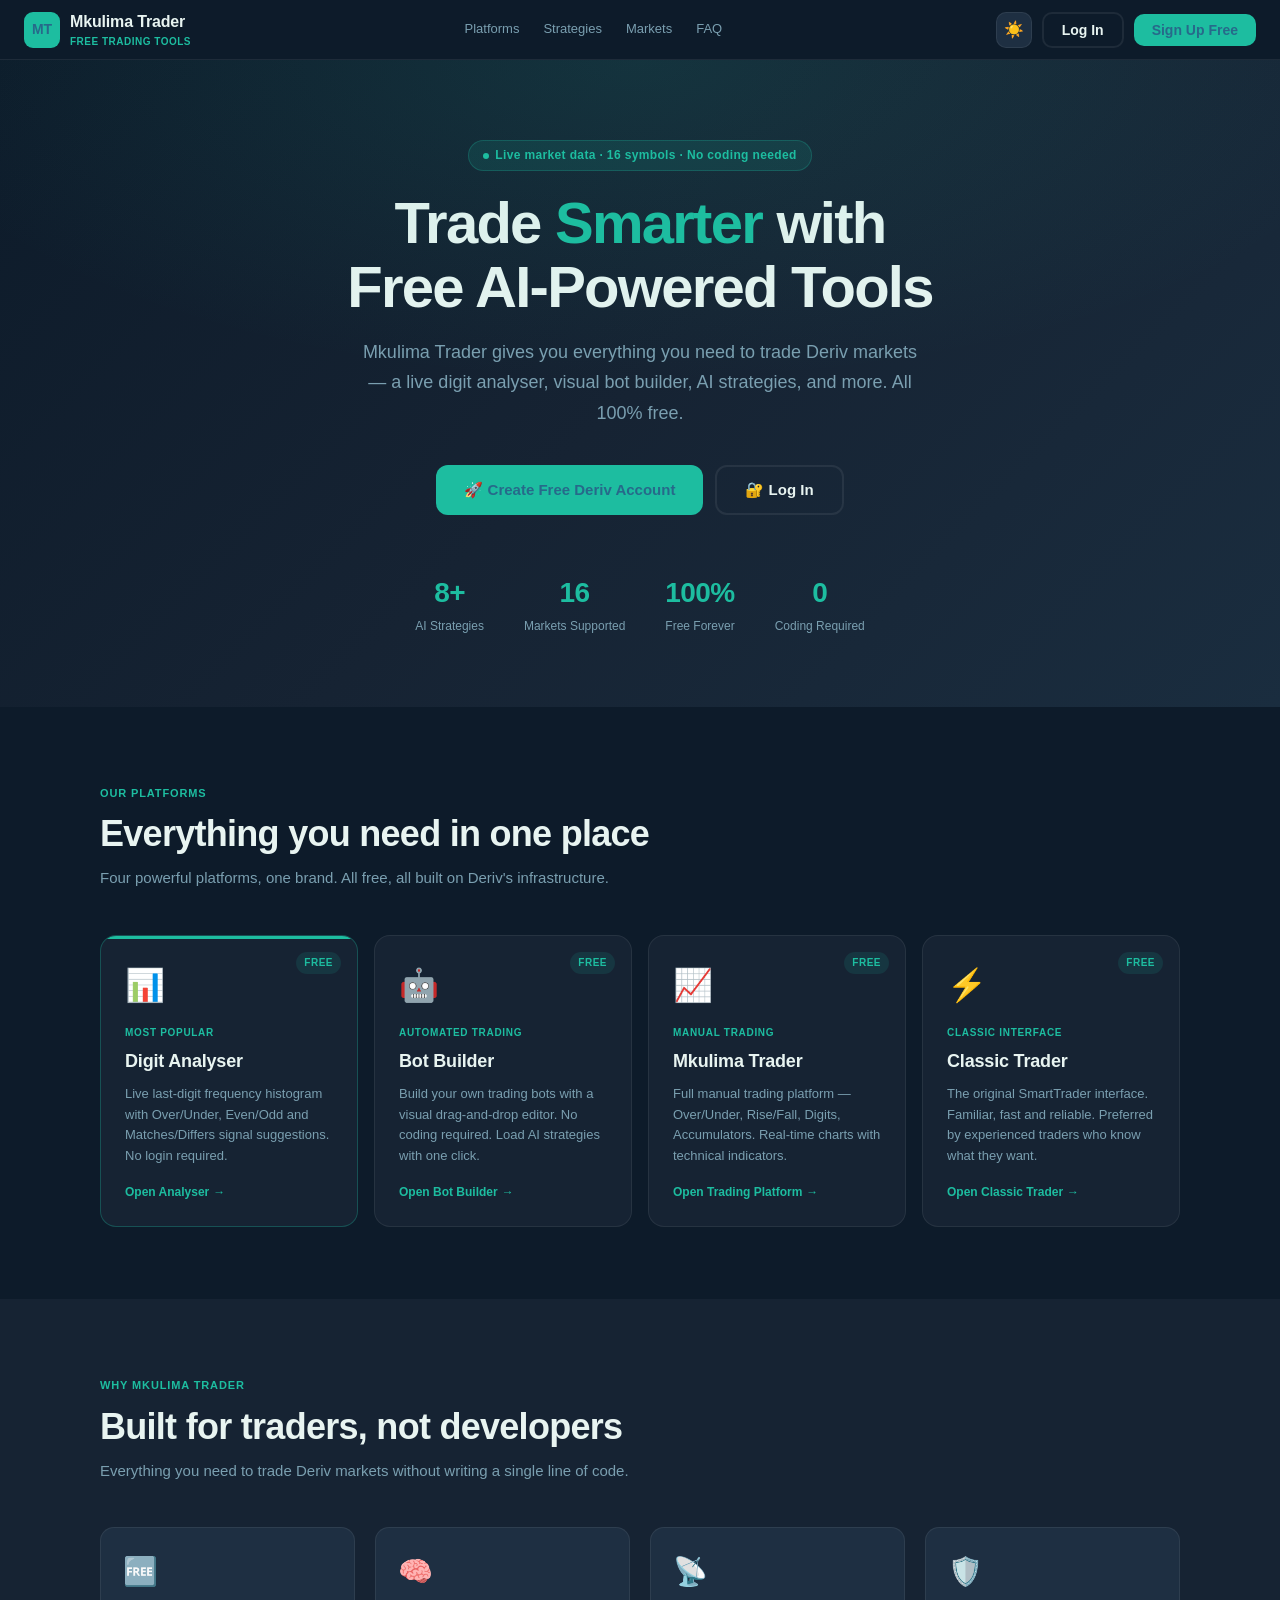
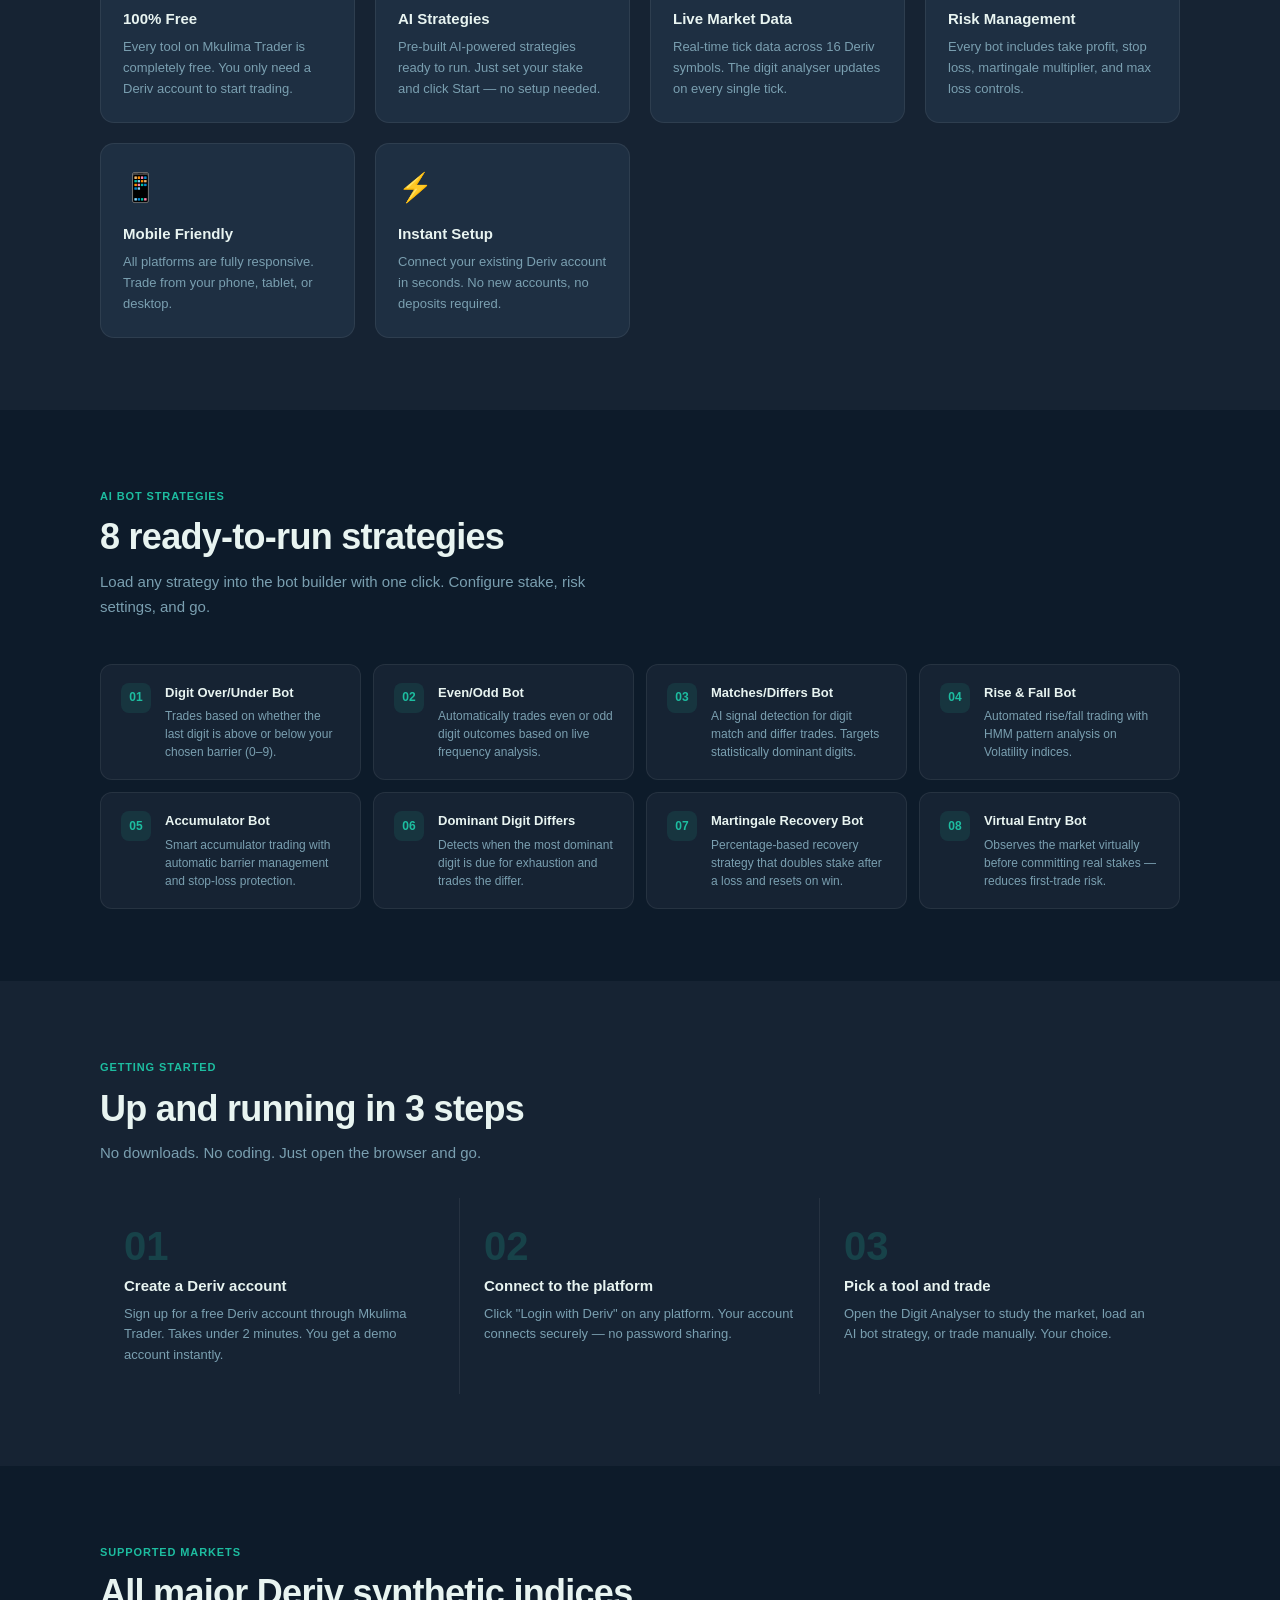
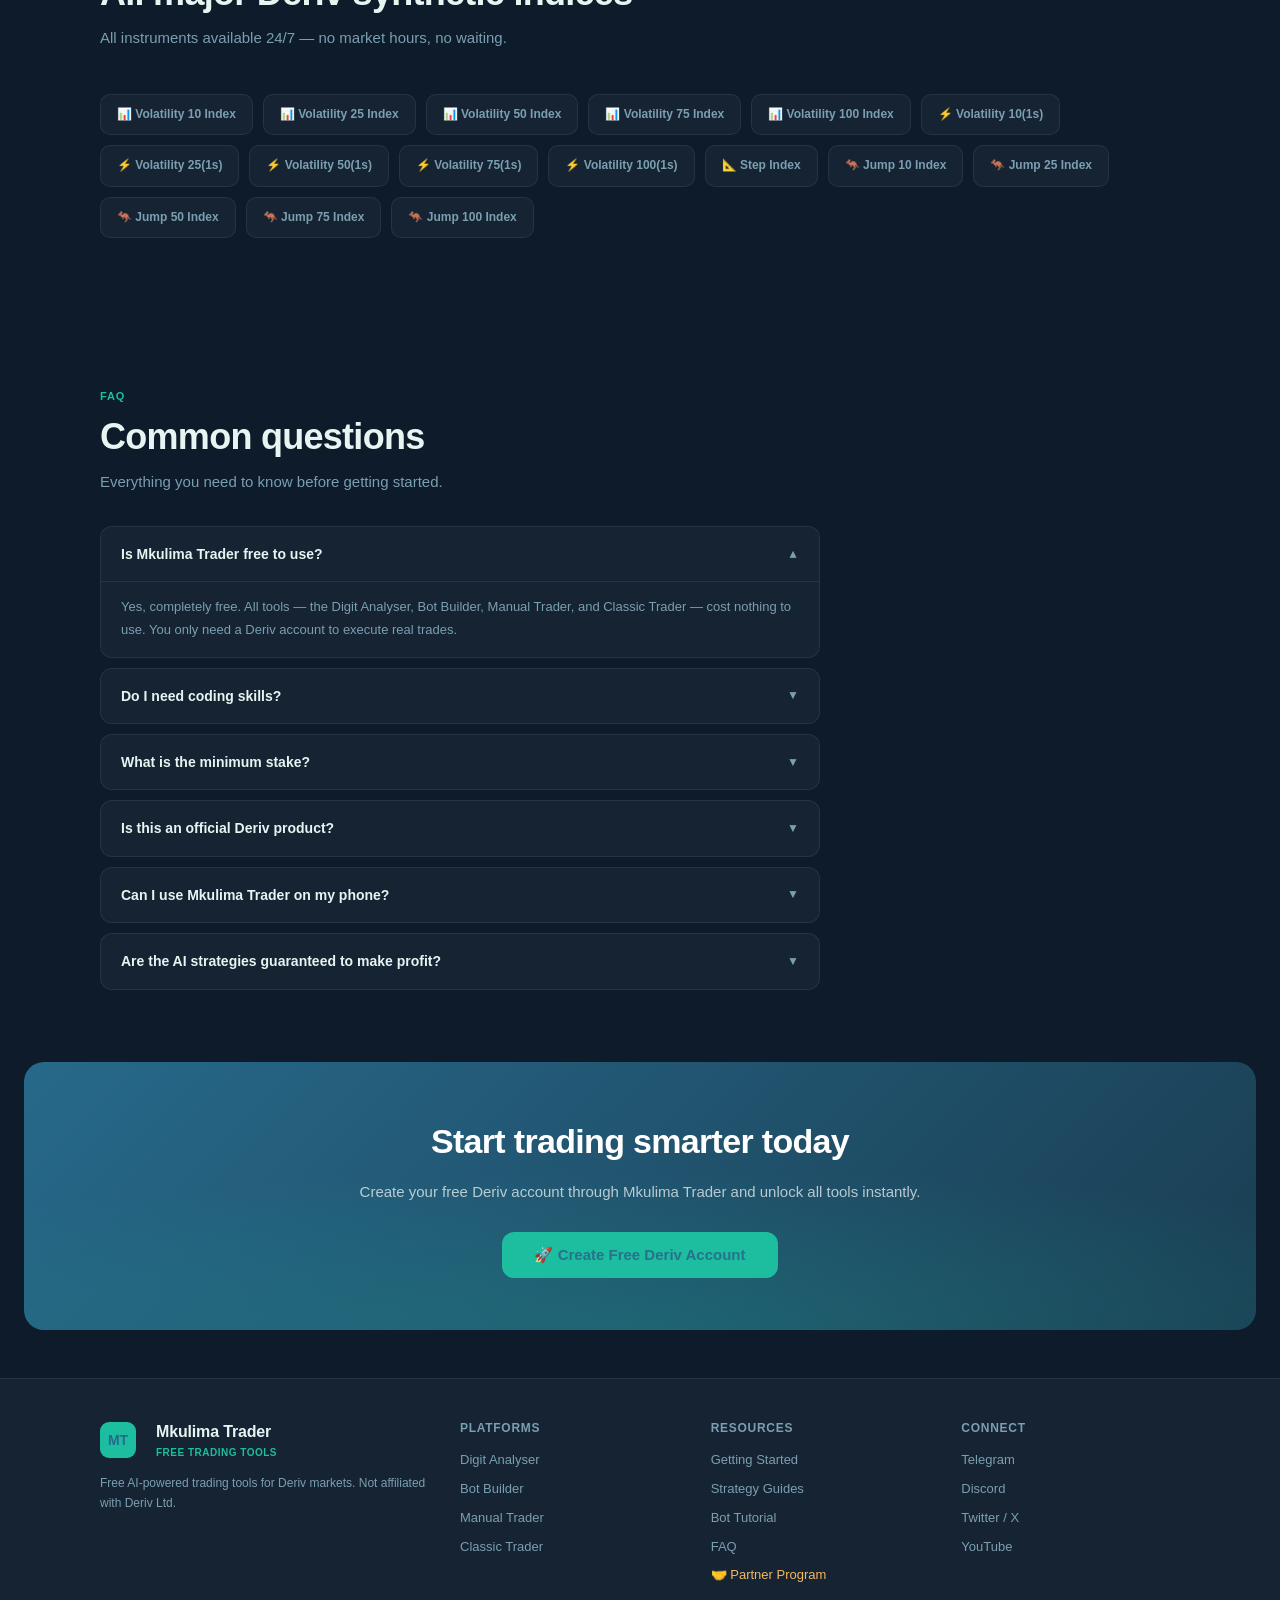
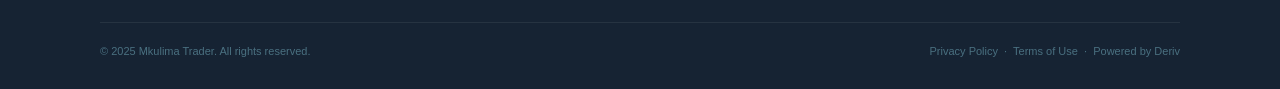
<file: index.html>
<!DOCTYPE html>
<html lang="en" data-theme="dark">
<head>
<meta charset="UTF-8">
<meta name="viewport" content="width=device-width, initial-scale=1.0">
<title>Mkulima Trader — Free AI Trading Tools for Deriv Markets</title>
<meta name="description" content="Mkulima Trader gives you free AI-powered trading bots, a live digit analyser, and a visual bot builder — all built for Deriv markets. No coding needed.">
<meta name="keywords" content="Deriv trading, trading bots, digit analyser, volatility index, free trading tools, AI trading">
<meta property="og:title" content="Mkulima Trader — Free AI Trading Tools">
<meta property="og:description" content="Free AI bots, digit analyser, and visual bot builder for Deriv markets.">
<meta property="og:type" content="website">
<meta property="og:url" content="https://mkulimatrader.com">

<!-- PLACEHOLDER: Replace mkulimatrader.com with your real domain above and in og:url -->
<!-- PLACEHOLDER: Add og:image with your banner image URL -->
<!-- IB LINKS CONFIGURED: Revenue share = primary CTAs | Turnover = secondary CTA | Master partner = footer Partner Program -->

<style>
/* ══════════════════════════════════════════════
   MKULIMA TRADER — Brand Tokens
══════════════════════════════════════════════ */
:root {
  --teal:   #1DBDA0;
  --blue:   #27698A;
  --amber:  #F5B860;
  --cream:  #FFF8F2;
  --coral:  #F95656;
}

/* Dark theme (default) */
[data-theme="dark"] {
  --bg:         #0D1B2A;
  --bg2:        #162333;
  --bg3:        #1E2F42;
  --surface:    #1E2F42;
  --border:     rgba(255,255,255,0.07);
  --text:       #E8F4F1;
  --text2:      #7A9FB0;
  --text3:      #4A7080;
  --nav-bg:     #0D1B2A;
  --hero-bg:    linear-gradient(135deg, #0D1B2A 0%, #162333 50%, #1a2d3f 100%);
  --card-bg:    #162333;
  --card-hover: #1E2F42;
  --input-bg:   #1E2F42;
  --toggle-icon: "☀️";
}

/* Light theme */
[data-theme="light"] {
  --bg:         #F4F9F8;
  --bg2:        #FFFFFF;
  --bg3:        #EBF4F2;
  --surface:    #FFFFFF;
  --border:     rgba(0,0,0,0.08);
  --text:       #0D1B2A;
  --text2:      #4A7080;
  --text3:      #8BAAB8;
  --nav-bg:     #FFFFFF;
  --hero-bg:    linear-gradient(135deg, #E8F5F2 0%, #FFF8F2 50%, #E8F2F8 100%);
  --card-bg:    #FFFFFF;
  --card-hover: #F0FAF8;
  --input-bg:   #F4F9F8;
  --toggle-icon: "🌙";
}

*, *::before, *::after { box-sizing: border-box; margin: 0; padding: 0; }

html { scroll-behavior: smooth; }

body {
  background: var(--bg);
  color: var(--text);
  font-family: -apple-system, BlinkMacSystemFont, 'Segoe UI', 'Inter', sans-serif;
  -webkit-font-smoothing: antialiased;
  transition: background 0.3s, color 0.3s;
  line-height: 1.6;
}

/* ── NAV ── */
.nav {
  position: sticky; top: 0; z-index: 200;
  background: var(--nav-bg);
  border-bottom: 1px solid var(--border);
  padding: 0 24px;
  height: 60px;
  display: flex; align-items: center; justify-content: space-between;
  backdrop-filter: blur(12px);
  -webkit-backdrop-filter: blur(12px);
}
.logo { display: flex; align-items: center; gap: 10px; text-decoration: none; }
.logo-mark {
  width: 36px; height: 36px; border-radius: 9px;
  background: var(--teal);
  display: flex; align-items: center; justify-content: center;
  font-weight: 900; font-size: 14px; color: var(--blue);
  flex-shrink: 0;
}
.logo-text  { font-size: 16px; font-weight: 800; color: var(--text); letter-spacing: -0.01em; }
.logo-sub   { font-size: 10px; color: var(--teal); font-weight: 600; letter-spacing: 0.05em; text-transform: uppercase; }

.nav-links { display: flex; align-items: center; gap: 24px; }
.nav-links a {
  font-size: 13px; font-weight: 500; color: var(--text2);
  text-decoration: none; transition: color 0.2s;
}
.nav-links a:hover { color: var(--teal); }
@media (max-width: 640px) { .nav-links { display: none; } }

.nav-right { display: flex; align-items: center; gap: 10px; }

.theme-toggle {
  width: 36px; height: 36px; border-radius: 10px;
  border: 1px solid var(--border);
  background: var(--bg3);
  cursor: pointer; font-size: 16px;
  display: flex; align-items: center; justify-content: center;
  transition: all 0.2s;
}
.theme-toggle:hover { border-color: var(--teal); }

.btn {
  padding: 9px 20px; border-radius: 10px;
  font-size: 13px; font-weight: 700;
  cursor: pointer; text-decoration: none;
  display: inline-flex; align-items: center; gap: 6px;
  transition: all 0.2s; border: none;
}
.btn-primary { background: var(--teal); color: var(--blue); }
.btn-primary:hover { background: #18a88e; transform: translateY(-1px); box-shadow: 0 4px 14px rgba(29,189,160,0.35); }
.btn-outline {
  background: transparent;
  border: 2px solid var(--border);
  color: var(--text);
}
.btn-outline:hover { border-color: var(--teal); color: var(--teal); }
.btn-lg { padding: 14px 28px; font-size: 15px; border-radius: 12px; }

/* ── HERO ── */
.hero {
  background: var(--hero-bg);
  padding: 80px 24px 70px;
  text-align: center;
  position: relative;
  overflow: hidden;
}
.hero::before {
  content: '';
  position: absolute; inset: 0;
  background: radial-gradient(ellipse 60% 50% at 50% 0%, rgba(29,189,160,0.12), transparent);
  pointer-events: none;
}
.hero-badge {
  display: inline-flex; align-items: center; gap: 6px;
  background: rgba(29,189,160,0.12);
  border: 1px solid rgba(29,189,160,0.25);
  color: var(--teal);
  font-size: 12px; font-weight: 700;
  padding: 5px 14px; border-radius: 20px;
  margin-bottom: 20px;
  letter-spacing: 0.03em;
}
.hero-badge .dot { width: 6px; height: 6px; border-radius: 50%; background: var(--teal); animation: pulse 2s infinite; }
@keyframes pulse { 0%,100%{opacity:1;transform:scale(1)} 50%{opacity:0.6;transform:scale(0.8)} }

.hero h1 {
  font-size: clamp(32px, 6vw, 58px);
  font-weight: 900;
  line-height: 1.1;
  letter-spacing: -0.03em;
  color: var(--text);
  margin-bottom: 18px;
  max-width: 800px;
  margin-left: auto; margin-right: auto;
}
.hero h1 span { color: var(--teal); }
.hero p {
  font-size: clamp(15px, 2vw, 18px);
  color: var(--text2);
  max-width: 560px;
  margin: 0 auto 36px;
  line-height: 1.7;
}
.hero-ctas { display: flex; gap: 12px; justify-content: center; flex-wrap: wrap; }

.hero-stats {
  display: flex; justify-content: center; gap: 40px;
  margin-top: 56px; flex-wrap: wrap;
}
.hero-stat { text-align: center; }
.hero-stat .num { font-size: 28px; font-weight: 900; color: var(--teal); letter-spacing: -0.02em; }
.hero-stat .lbl { font-size: 12px; color: var(--text2); margin-top: 2px; }

/* ── SECTIONS ── */
section { padding: 72px 24px; }
.container { max-width: 1080px; margin: 0 auto; }
.section-tag {
  display: inline-block;
  font-size: 11px; font-weight: 700; text-transform: uppercase; letter-spacing: 0.08em;
  color: var(--teal); margin-bottom: 10px;
}
.section-title {
  font-size: clamp(24px, 4vw, 36px);
  font-weight: 800; letter-spacing: -0.02em;
  color: var(--text); margin-bottom: 10px; line-height: 1.2;
}
.section-sub {
  font-size: 15px; color: var(--text2); max-width: 540px; line-height: 1.7; margin-bottom: 44px;
}

/* ── PLATFORMS ── */
.platforms-grid { display: grid; grid-template-columns: repeat(auto-fit, minmax(240px, 1fr)); gap: 16px; }
.platform-card {
  background: var(--card-bg);
  border: 1px solid var(--border);
  border-radius: 16px;
  padding: 24px;
  text-decoration: none;
  color: var(--text);
  transition: all 0.2s;
  position: relative;
  overflow: hidden;
}
.platform-card::before {
  content: '';
  position: absolute; top: 0; left: 0; right: 0; height: 3px;
  background: var(--teal);
  opacity: 0; transition: opacity 0.2s;
}
.platform-card:hover { background: var(--card-hover); transform: translateY(-3px); box-shadow: 0 8px 30px rgba(0,0,0,0.15); }
.platform-card:hover::before { opacity: 1; }
.platform-card.featured { border-color: rgba(29,189,160,0.3); }
.platform-card.featured::before { opacity: 1; }

.card-icon { font-size: 32px; margin-bottom: 14px; }
.card-label {
  font-size: 10px; font-weight: 700; text-transform: uppercase; letter-spacing: 0.07em;
  color: var(--teal); margin-bottom: 6px;
}
.card-name { font-size: 18px; font-weight: 800; margin-bottom: 8px; letter-spacing: -0.01em; }
.card-desc { font-size: 13px; color: var(--text2); line-height: 1.6; margin-bottom: 16px; }
.card-link {
  font-size: 12px; font-weight: 700; color: var(--teal);
  display: flex; align-items: center; gap: 4px;
}
.card-link::after { content: '→'; transition: transform 0.2s; }
.platform-card:hover .card-link::after { transform: translateX(4px); }
.free-badge {
  position: absolute; top: 16px; right: 16px;
  background: rgba(29,189,160,0.12); color: var(--teal);
  font-size: 10px; font-weight: 800; padding: 3px 8px; border-radius: 20px;
  text-transform: uppercase; letter-spacing: 0.05em;
}

/* ── FEATURES ── */
.features-bg { background: var(--bg2); }
.features-grid { display: grid; grid-template-columns: repeat(auto-fit, minmax(220px, 1fr)); gap: 20px; }
.feature-item {
  background: var(--bg3); border-radius: 14px; padding: 22px;
  border: 1px solid var(--border);
}
.feature-icon { font-size: 28px; margin-bottom: 12px; }
.feature-name { font-size: 15px; font-weight: 700; margin-bottom: 6px; }
.feature-desc { font-size: 13px; color: var(--text2); line-height: 1.6; }

/* ── MARKETS ── */
.markets-grid { display: flex; flex-wrap: wrap; gap: 10px; }
.market-chip {
  background: var(--bg2); border: 1px solid var(--border);
  border-radius: 10px; padding: 10px 16px;
  font-size: 12px; font-weight: 600; color: var(--text2);
  transition: all 0.15s;
  cursor: default;
}
.market-chip:hover { border-color: var(--teal); color: var(--teal); background: rgba(29,189,160,0.06); }

/* ── STRATEGIES ── */
.strategies-grid { display: grid; grid-template-columns: repeat(auto-fit, minmax(240px, 1fr)); gap: 12px; }
.strategy-card {
  background: var(--card-bg); border: 1px solid var(--border);
  border-radius: 12px; padding: 18px 20px;
  display: flex; gap: 14px; align-items: flex-start;
}
.strategy-num {
  min-width: 30px; height: 30px; border-radius: 8px;
  background: rgba(29,189,160,0.12); color: var(--teal);
  font-size: 12px; font-weight: 800;
  display: flex; align-items: center; justify-content: center;
  flex-shrink: 0;
}
.strategy-name { font-size: 13px; font-weight: 700; margin-bottom: 4px; }
.strategy-desc { font-size: 12px; color: var(--text2); line-height: 1.5; }

/* ── HOW IT WORKS ── */
.how-bg { background: var(--bg2); }
.steps-row { display: grid; grid-template-columns: repeat(auto-fit, minmax(200px, 1fr)); gap: 0; }
.how-step {
  padding: 28px 24px;
  border-right: 1px solid var(--border);
  position: relative;
}
.how-step:last-child { border-right: none; }
@media (max-width: 600px) { .how-step { border-right: none; border-bottom: 1px solid var(--border); } }
.how-num {
  font-size: 40px; font-weight: 900;
  color: var(--teal); opacity: 0.2;
  line-height: 1; margin-bottom: 8px;
}
.how-title { font-size: 15px; font-weight: 700; margin-bottom: 6px; }
.how-desc { font-size: 13px; color: var(--text2); line-height: 1.6; }

/* ── FAQ ── */
.faq-list { display: flex; flex-direction: column; gap: 10px; max-width: 720px; }
.faq-item {
  background: var(--card-bg); border: 1px solid var(--border);
  border-radius: 12px; overflow: hidden;
}
.faq-q {
  padding: 16px 20px;
  font-size: 14px; font-weight: 600;
  cursor: pointer;
  display: flex; align-items: center; justify-content: space-between; gap: 12px;
  user-select: none;
}
.faq-q:hover { color: var(--teal); }
.faq-chevron { font-size: 12px; color: var(--text2); transition: transform 0.2s; flex-shrink: 0; }
.faq-item.open .faq-chevron { transform: rotate(180deg); }
.faq-a {
  display: none;
  padding: 0 20px 16px;
  font-size: 13px; color: var(--text2); line-height: 1.7;
  border-top: 1px solid var(--border);
  padding-top: 14px;
}
.faq-item.open .faq-a { display: block; }

/* ── CTA BANNER ── */
.cta-banner {
  background: linear-gradient(135deg, var(--blue) 0%, #1a3d52 100%);
  border-radius: 20px;
  padding: 52px 40px;
  text-align: center;
  position: relative; overflow: hidden;
  margin: 0 24px 48px;
}
.cta-banner::before {
  content: '';
  position: absolute; inset: 0;
  background: radial-gradient(ellipse 80% 60% at 50% 100%, rgba(29,189,160,0.2), transparent);
  pointer-events: none;
}
.cta-banner h2 { font-size: clamp(22px, 4vw, 34px); font-weight: 900; color: #fff; margin-bottom: 12px; letter-spacing: -0.02em; }
.cta-banner p { color: rgba(255,255,255,0.7); font-size: 15px; margin-bottom: 28px; }

/* ── FOOTER ── */
footer {
  background: var(--bg2);
  border-top: 1px solid var(--border);
  padding: 40px 24px 28px;
}
.footer-inner { max-width: 1080px; margin: 0 auto; display: grid; grid-template-columns: 1.5fr 1fr 1fr 1fr; gap: 32px; }
@media (max-width: 640px) { .footer-inner { grid-template-columns: 1fr 1fr; } }
.footer-brand .logo { margin-bottom: 10px; }
.footer-brand p { font-size: 12px; color: var(--text2); line-height: 1.7; }
.footer-col h4 { font-size: 12px; font-weight: 700; text-transform: uppercase; letter-spacing: 0.06em; color: var(--text2); margin-bottom: 12px; }
.footer-col a { display: block; font-size: 13px; color: var(--text2); text-decoration: none; margin-bottom: 8px; transition: color 0.2s; }
.footer-col a:hover { color: var(--teal); }
.footer-bottom {
  max-width: 1080px; margin: 28px auto 0;
  padding-top: 20px; border-top: 1px solid var(--border);
  display: flex; justify-content: space-between; align-items: center; flex-wrap: wrap; gap: 10px;
  font-size: 11px; color: var(--text3);
}
.footer-bottom a { color: var(--text3); text-decoration: none; }
.footer-bottom a:hover { color: var(--teal); }

/* Divider */
.divider { height: 1px; background: var(--border); margin: 0; }
</style>
</head>
<body>

<!-- ══ NAVIGATION ══ -->
<nav class="nav">
  <a href="/" class="logo">
    <div class="logo-mark">MT</div>
    <div>
      <div class="logo-text">Mkulima Trader</div>
      <div class="logo-sub">Free Trading Tools</div>
    </div>
  </a>

  <div class="nav-links">
    <a href="#platforms">Platforms</a>
    <a href="#strategies">Strategies</a>
    <a href="#markets">Markets</a>
    <a href="#faq">FAQ</a>
  </div>

  <div class="nav-right">
    <button class="theme-toggle" id="theme-toggle" title="Toggle theme" aria-label="Toggle dark/light mode">🌙</button>
    <!-- Log In: OAuth flow with real client_id -->
    <button onclick="MT_AUTH.login()" class="btn btn-outline" style="padding:8px 18px;font-size:14px;">Log In</button>
    <button onclick="MT_AUTH.signup()" class="btn btn-primary" style="padding:8px 18px;font-size:14px;">Sign Up Free</button>
  </div>
</nav>

<!-- ══ HERO ══ -->
<section class="hero">
  <div class="hero-badge">
    <span class="dot"></span>
    Live market data · 16 symbols · No coding needed
  </div>

  <h1>Trade <span>Smarter</span> with<br>Free AI-Powered Tools</h1>

  <p>Mkulima Trader gives you everything you need to trade Deriv markets — a live digit analyser, visual bot builder, AI strategies, and more. All 100% free.</p>

  <div class="hero-ctas">
    <button onclick="MT_AUTH.signup()" class="btn btn-primary btn-lg">🚀 Create Free Deriv Account</button>
    <button onclick="MT_AUTH.login()"  class="btn btn-outline btn-lg">🔐 Log In</button>
  </div>

  <div class="hero-stats">
    <div class="hero-stat">
      <div class="num">8+</div>
      <div class="lbl">AI Strategies</div>
    </div>
    <div class="hero-stat">
      <div class="num">16</div>
      <div class="lbl">Markets Supported</div>
    </div>
    <div class="hero-stat">
      <div class="num">100%</div>
      <div class="lbl">Free Forever</div>
    </div>
    <div class="hero-stat">
      <div class="num">0</div>
      <div class="lbl">Coding Required</div>
    </div>
  </div>
</section>

<!-- ══ PLATFORMS ══ -->
<section id="platforms">
  <div class="container">
    <div class="section-tag">Our Platforms</div>
    <div class="section-title">Everything you need in one place</div>
    <div class="section-sub">Four powerful platforms, one brand. All free, all built on Deriv's infrastructure.</div>

    <div class="platforms-grid">
      <a href="/analyser" class="platform-card featured">
        <span class="free-badge">Free</span>
        <div class="card-icon">📊</div>
        <div class="card-label">Most Popular</div>
        <div class="card-name">Digit Analyser</div>
        <div class="card-desc">Live last-digit frequency histogram with Over/Under, Even/Odd and Matches/Differs signal suggestions. No login required.</div>
        <div class="card-link">Open Analyser</div>
      </a>

      <!-- PLACEHOLDER: Replace href with bot.yourdomain.com -->
      <a href="/bot" class="platform-card">
        <span class="free-badge">Free</span>
        <div class="card-icon">🤖</div>
        <div class="card-label">Automated Trading</div>
        <div class="card-name">Bot Builder</div>
        <div class="card-desc">Build your own trading bots with a visual drag-and-drop editor. No coding required. Load AI strategies with one click.</div>
        <div class="card-link">Open Bot Builder</div>
      </a>

      <!-- PLACEHOLDER: Replace href with trader.yourdomain.com -->
      <a href="/trader" class="platform-card">
        <span class="free-badge">Free</span>
        <div class="card-icon">📈</div>
        <div class="card-label">Manual Trading</div>
        <div class="card-name">Mkulima Trader</div>
        <div class="card-desc">Full manual trading platform — Over/Under, Rise/Fall, Digits, Accumulators. Real-time charts with technical indicators.</div>
        <div class="card-link">Open Trading Platform</div>
      </a>

      <!-- PLACEHOLDER: Replace href with classic.yourdomain.com -->
      <a href="/classic" class="platform-card">
        <span class="free-badge">Free</span>
        <div class="card-icon">⚡</div>
        <div class="card-label">Classic Interface</div>
        <div class="card-name">Classic Trader</div>
        <div class="card-desc">The original SmartTrader interface. Familiar, fast and reliable. Preferred by experienced traders who know what they want.</div>
        <div class="card-link">Open Classic Trader</div>
      </a>
    </div>
  </div>
</section>

<!-- ══ FEATURES ══ -->
<section class="features-bg">
  <div class="container">
    <div class="section-tag">Why Mkulima Trader</div>
    <div class="section-title">Built for traders, not developers</div>
    <div class="section-sub">Everything you need to trade Deriv markets without writing a single line of code.</div>

    <div class="features-grid">
      <div class="feature-item">
        <div class="feature-icon">🆓</div>
        <div class="feature-name">100% Free</div>
        <div class="feature-desc">Every tool on Mkulima Trader is completely free. You only need a Deriv account to start trading.</div>
      </div>
      <div class="feature-item">
        <div class="feature-icon">🧠</div>
        <div class="feature-name">AI Strategies</div>
        <div class="feature-desc">Pre-built AI-powered strategies ready to run. Just set your stake and click Start — no setup needed.</div>
      </div>
      <div class="feature-item">
        <div class="feature-icon">📡</div>
        <div class="feature-name">Live Market Data</div>
        <div class="feature-desc">Real-time tick data across 16 Deriv symbols. The digit analyser updates on every single tick.</div>
      </div>
      <div class="feature-item">
        <div class="feature-icon">🛡️</div>
        <div class="feature-name">Risk Management</div>
        <div class="feature-desc">Every bot includes take profit, stop loss, martingale multiplier, and max loss controls.</div>
      </div>
      <div class="feature-item">
        <div class="feature-icon">📱</div>
        <div class="feature-name">Mobile Friendly</div>
        <div class="feature-desc">All platforms are fully responsive. Trade from your phone, tablet, or desktop.</div>
      </div>
      <div class="feature-item">
        <div class="feature-icon">⚡</div>
        <div class="feature-name">Instant Setup</div>
        <div class="feature-desc">Connect your existing Deriv account in seconds. No new accounts, no deposits required.</div>
      </div>
    </div>
  </div>
</section>

<!-- ══ STRATEGIES ══ -->
<section id="strategies">
  <div class="container">
    <div class="section-tag">AI Bot Strategies</div>
    <div class="section-title">8 ready-to-run strategies</div>
    <div class="section-sub">Load any strategy into the bot builder with one click. Configure stake, risk settings, and go.</div>

    <div class="strategies-grid">
      <div class="strategy-card">
        <div class="strategy-num">01</div>
        <div>
          <div class="strategy-name">Digit Over/Under Bot</div>
          <div class="strategy-desc">Trades based on whether the last digit is above or below your chosen barrier (0–9).</div>
        </div>
      </div>
      <div class="strategy-card">
        <div class="strategy-num">02</div>
        <div>
          <div class="strategy-name">Even/Odd Bot</div>
          <div class="strategy-desc">Automatically trades even or odd digit outcomes based on live frequency analysis.</div>
        </div>
      </div>
      <div class="strategy-card">
        <div class="strategy-num">03</div>
        <div>
          <div class="strategy-name">Matches/Differs Bot</div>
          <div class="strategy-desc">AI signal detection for digit match and differ trades. Targets statistically dominant digits.</div>
        </div>
      </div>
      <div class="strategy-card">
        <div class="strategy-num">04</div>
        <div>
          <div class="strategy-name">Rise &amp; Fall Bot</div>
          <div class="strategy-desc">Automated rise/fall trading with HMM pattern analysis on Volatility indices.</div>
        </div>
      </div>
      <div class="strategy-card">
        <div class="strategy-num">05</div>
        <div>
          <div class="strategy-name">Accumulator Bot</div>
          <div class="strategy-desc">Smart accumulator trading with automatic barrier management and stop-loss protection.</div>
        </div>
      </div>
      <div class="strategy-card">
        <div class="strategy-num">06</div>
        <div>
          <div class="strategy-name">Dominant Digit Differs</div>
          <div class="strategy-desc">Detects when the most dominant digit is due for exhaustion and trades the differ.</div>
        </div>
      </div>
      <div class="strategy-card">
        <div class="strategy-num">07</div>
        <div>
          <div class="strategy-name">Martingale Recovery Bot</div>
          <div class="strategy-desc">Percentage-based recovery strategy that doubles stake after a loss and resets on win.</div>
        </div>
      </div>
      <div class="strategy-card">
        <div class="strategy-num">08</div>
        <div>
          <div class="strategy-name">Virtual Entry Bot</div>
          <div class="strategy-desc">Observes the market virtually before committing real stakes — reduces first-trade risk.</div>
        </div>
      </div>
    </div>
  </div>
</section>

<!-- ══ HOW IT WORKS ══ -->
<section class="how-bg">
  <div class="container">
    <div class="section-tag">Getting Started</div>
    <div class="section-title">Up and running in 3 steps</div>
    <div class="section-sub" style="margin-bottom:32px;">No downloads. No coding. Just open the browser and go.</div>

    <div class="steps-row">
      <div class="how-step">
        <div class="how-num">01</div>
        <div class="how-title">Create a Deriv account</div>
        <div class="how-desc">Sign up for a free Deriv account through Mkulima Trader. Takes under 2 minutes. You get a demo account instantly.</div>
      </div>
      <div class="how-step">
        <div class="how-num">02</div>
        <div class="how-title">Connect to the platform</div>
        <div class="how-desc">Click "Login with Deriv" on any platform. Your account connects securely — no password sharing.</div>
      </div>
      <div class="how-step">
        <div class="how-num">03</div>
        <div class="how-title">Pick a tool and trade</div>
        <div class="how-desc">Open the Digit Analyser to study the market, load an AI bot strategy, or trade manually. Your choice.</div>
      </div>
    </div>
  </div>
</section>

<!-- ══ MARKETS ══ -->
<section id="markets">
  <div class="container">
    <div class="section-tag">Supported Markets</div>
    <div class="section-title">All major Deriv synthetic indices</div>
    <div class="section-sub">All instruments available 24/7 — no market hours, no waiting.</div>

    <div class="markets-grid">
      <div class="market-chip">📊 Volatility 10 Index</div>
      <div class="market-chip">📊 Volatility 25 Index</div>
      <div class="market-chip">📊 Volatility 50 Index</div>
      <div class="market-chip">📊 Volatility 75 Index</div>
      <div class="market-chip">📊 Volatility 100 Index</div>
      <div class="market-chip">⚡ Volatility 10(1s)</div>
      <div class="market-chip">⚡ Volatility 25(1s)</div>
      <div class="market-chip">⚡ Volatility 50(1s)</div>
      <div class="market-chip">⚡ Volatility 75(1s)</div>
      <div class="market-chip">⚡ Volatility 100(1s)</div>
      <div class="market-chip">📐 Step Index</div>
      <div class="market-chip">🦘 Jump 10 Index</div>
      <div class="market-chip">🦘 Jump 25 Index</div>
      <div class="market-chip">🦘 Jump 50 Index</div>
      <div class="market-chip">🦘 Jump 75 Index</div>
      <div class="market-chip">🦘 Jump 100 Index</div>
    </div>
  </div>
</section>

<!-- ══ FAQ ══ -->
<section id="faq">
  <div class="container">
    <div class="section-tag">FAQ</div>
    <div class="section-title">Common questions</div>
    <div class="section-sub" style="margin-bottom:32px;">Everything you need to know before getting started.</div>

    <div class="faq-list">
      <div class="faq-item open">
        <div class="faq-q" onclick="toggleFaq(this)">
          Is Mkulima Trader free to use?
          <span class="faq-chevron">▼</span>
        </div>
        <div class="faq-a">Yes, completely free. All tools — the Digit Analyser, Bot Builder, Manual Trader, and Classic Trader — cost nothing to use. You only need a Deriv account to execute real trades.</div>
      </div>
      <div class="faq-item">
        <div class="faq-q" onclick="toggleFaq(this)">
          Do I need coding skills?
          <span class="faq-chevron">▼</span>
        </div>
        <div class="faq-a">No. The bot builder uses a visual drag-and-drop interface. AI strategies load with a single click. The digit analyser just runs in your browser — nothing to install or configure.</div>
      </div>
      <div class="faq-item">
        <div class="faq-q" onclick="toggleFaq(this)">
          What is the minimum stake?
          <span class="faq-chevron">▼</span>
        </div>
        <div class="faq-a">The minimum stake for most strategies is $0.35 USD. Accumulator strategies start from $1.00. These limits are set by Deriv, not by Mkulima Trader.</div>
      </div>
      <div class="faq-item">
        <div class="faq-q" onclick="toggleFaq(this)">
          Is this an official Deriv product?
          <span class="faq-chevron">▼</span>
        </div>
        <div class="faq-a">Mkulima Trader is an independent third-party platform built on Deriv's official API. It is not owned or operated by Deriv. All trades are executed directly through your Deriv account.</div>
      </div>
      <div class="faq-item">
        <div class="faq-q" onclick="toggleFaq(this)">
          Can I use Mkulima Trader on my phone?
          <span class="faq-chevron">▼</span>
        </div>
        <div class="faq-a">Yes. All platforms are fully responsive and work on mobile browsers. No app download needed — just open your browser and go.</div>
      </div>
      <div class="faq-item">
        <div class="faq-q" onclick="toggleFaq(this)">
          Are the AI strategies guaranteed to make profit?
          <span class="faq-chevron">▼</span>
        </div>
        <div class="faq-a">No. Trading involves risk and past performance does not guarantee future results. AI strategies are tools to assist your trading decisions, not guarantees of profit. Always use appropriate risk management settings and trade only what you can afford to lose.</div>
      </div>
    </div>
  </div>
</section>

<!-- ══ CTA BANNER ══ -->
<div class="cta-banner">
  <h2>Start trading smarter today</h2>
  <p>Create your free Deriv account through Mkulima Trader and unlock all tools instantly.</p>
  <button onclick="MT_AUTH.signup()" class="btn btn-primary btn-lg" style="font-size:15px;padding:14px 32px;">
    🚀 Create Free Deriv Account
  </button>
</div>

<!-- ══ FOOTER ══ -->
<footer>
  <div class="footer-inner">
    <div class="footer-brand">
      <a href="/" class="logo" style="margin-bottom:12px;display:inline-flex;">
        <div class="logo-mark">MT</div>
        <div style="margin-left:10px;">
          <div class="logo-text">Mkulima Trader</div>
          <div class="logo-sub">Free Trading Tools</div>
        </div>
      </a>
      <p>Free AI-powered trading tools for Deriv markets. Not affiliated with Deriv Ltd.</p>
    </div>
    <div class="footer-col">
      <h4>Platforms</h4>
      <a href="/analyser">Digit Analyser</a>
      <a href="/bot">Bot Builder</a>
      <a href="/trader">Manual Trader</a>
      <a href="/classic">Classic Trader</a>
    </div>
    <div class="footer-col">
      <h4>Resources</h4>
      <!-- PLACEHOLDER: Add your tutorial/blog URLs -->
      <a href="#">Getting Started</a>
      <a href="#">Strategy Guides</a>
      <a href="#">Bot Tutorial</a>
      <a href="#">FAQ</a>
      <!-- Master partner IB link: recruits other affiliates/IBs under your account -->
      <a href="https://deriv.partners/rx?sidi=5AAD90D5-D190-496B-8090-99F0B05AEB5C&utm_campaign=dynamicworks&utm_medium=affiliate&utm_source=CU83616" target="_blank" rel="noopener" style="color:var(--amber);">🤝 Partner Program</a>
    </div>
    <div class="footer-col">
      <h4>Connect</h4>
      <!-- PLACEHOLDER: Add your social/community links -->
      <a href="#">Telegram</a>
      <a href="#">Discord</a>
      <a href="#">Twitter / X</a>
      <a href="#">YouTube</a>
    </div>
  </div>
  <div class="footer-bottom">
    <span>© 2025 Mkulima Trader. All rights reserved.</span>
    <span>
      <!-- PLACEHOLDER: Add links to your privacy policy and terms pages -->
      <a href="#">Privacy Policy</a> &nbsp;·&nbsp;
      <a href="#">Terms of Use</a> &nbsp;·&nbsp;
      <a href="https://deriv.com" target="_blank" rel="noopener">Powered by Deriv</a>
    </span>
  </div>
</footer>

<script>
// ── THEME TOGGLE ──────────────────────────────────
const html   = document.documentElement;
const toggle = document.getElementById('theme-toggle');
const saved  = localStorage.getItem('mt-theme') || 'dark';
setTheme(saved);

toggle.addEventListener('click', () => {
  const next = html.getAttribute('data-theme') === 'dark' ? 'light' : 'dark';
  setTheme(next);
  localStorage.setItem('mt-theme', next);
});

function setTheme(t) {
  html.setAttribute('data-theme', t);
  toggle.textContent = t === 'dark' ? '☀️' : '🌙';
}

// ── FAQ ACCORDION ─────────────────────────────────
function toggleFaq(el) {
  const item = el.parentElement;
  const isOpen = item.classList.contains('open');
  document.querySelectorAll('.faq-item').forEach(i => i.classList.remove('open'));
  if (!isOpen) item.classList.add('open');
}

// ── SMOOTH SCROLL for nav links ───────────────────
document.querySelectorAll('a[href^="#"]').forEach(a => {
  a.addEventListener('click', e => {
    const target = document.querySelector(a.getAttribute('href'));
    if (target) {
      e.preventDefault();
      target.scrollIntoView({ behavior: 'smooth', block: 'start' });
    }
  });
});
</script>
<script src="assets/auth.js"></script>
</body>
</html>
</file>
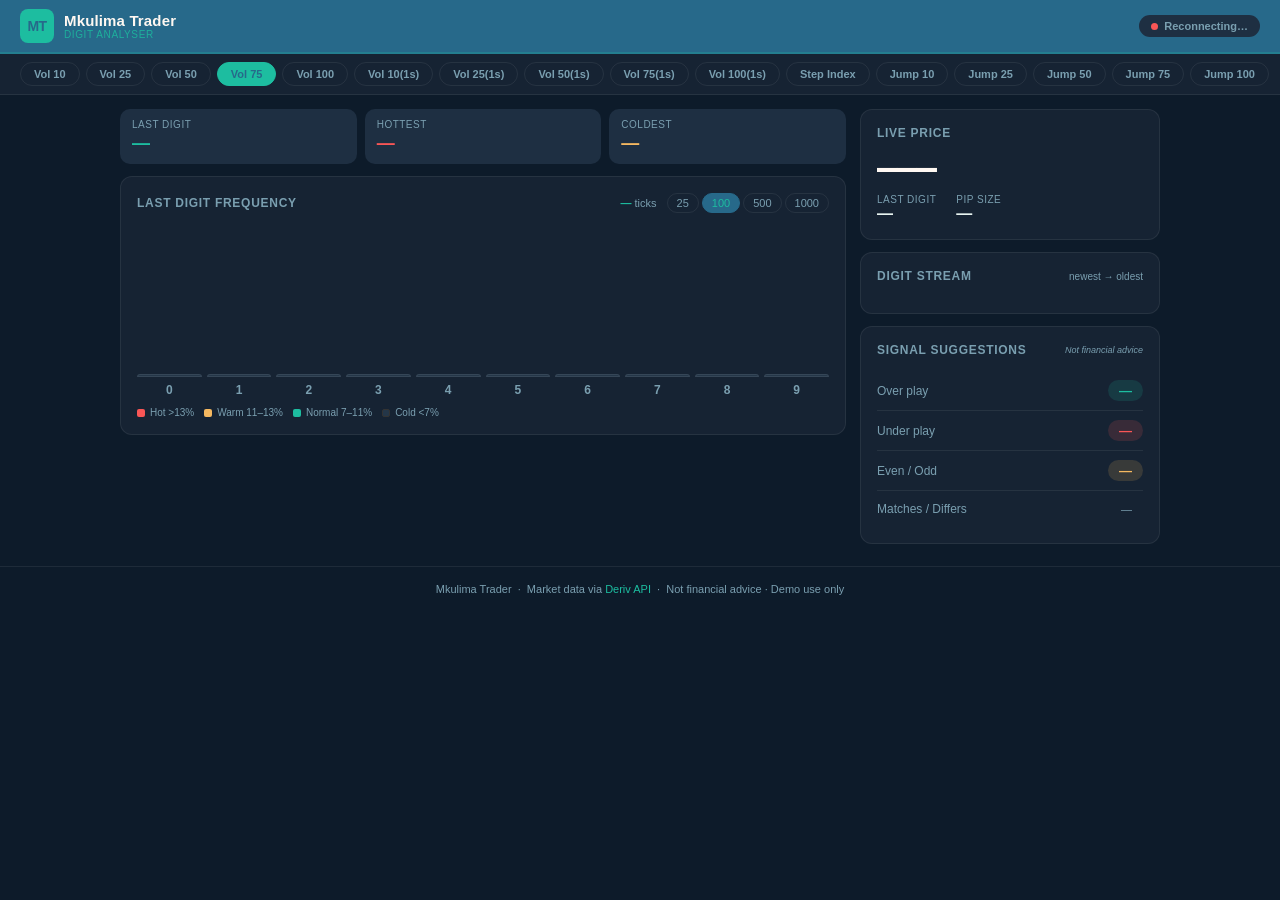
<file: analyser/index.html>
<!DOCTYPE html>
<html lang="en">
<head>
<meta charset="UTF-8">
<meta name="viewport" content="width=device-width, initial-scale=1.0">
<title>Digit Analyser — Mkulima Trader</title>
<style>
/* ═══════════════════════════════════════════
   MKULIMA TRADER — Brand Palette
   Primary:  #1DBDA0  (teal)
   Dark:     #27698A  (steel blue)
   Amber:    #F5B860  (warm gold)
   Cream:    #FFF8F2  (light bg)
   Coral:    #F95656  (alert/hot)
═══════════════════════════════════════════ */
:root {
  --primary:  #1DBDA0;
  --dark:     #27698A;
  --amber:    #F5B860;
  --cream:    #FFF8F2;
  --coral:    #F95656;

  /* UI surfaces (dark trading theme) */
  --bg:       #0D1B2A;
  --bg2:      #162333;
  --bg3:      #1E2F42;
  --bg4:      #243648;
  --text:     #E8F4F1;
  --text2:    #7A9FB0;
  --border:   rgba(255,255,255,0.07);
}

*, *::before, *::after { box-sizing: border-box; margin: 0; padding: 0; }

body {
  background: var(--bg);
  color: var(--text);
  font-family: -apple-system, BlinkMacSystemFont, 'Segoe UI', 'Inter', sans-serif;
  min-height: 100vh;
  -webkit-font-smoothing: antialiased;
}

/* ── NAV ── */
.nav {
  background: var(--dark);
  padding: 0 20px;
  height: 54px;
  display: flex;
  align-items: center;
  justify-content: space-between;
  border-bottom: 2px solid rgba(29,189,160,0.25);
  position: sticky;
  top: 0;
  z-index: 100;
}
.logo { display: flex; align-items: center; gap: 10px; }
.logo-mark {
  width: 34px; height: 34px;
  background: var(--primary);
  border-radius: 8px;
  display: flex; align-items: center; justify-content: center;
  font-weight: 900; font-size: 14px; color: var(--dark);
  letter-spacing: -0.5px;
}
.logo-name  { font-size: 15px; font-weight: 700; color: var(--cream); letter-spacing: 0.01em; }
.logo-sub   { font-size: 10px; color: var(--primary); opacity: 0.85; letter-spacing: 0.06em; text-transform: uppercase; }

.nav-right { display: flex; align-items: center; gap: 16px; }
.status-pill {
  display: flex; align-items: center; gap: 6px;
  background: var(--bg3);
  padding: 5px 12px; border-radius: 20px;
  font-size: 11px; font-weight: 600; color: var(--text2);
  transition: all 0.3s;
}
.status-dot {
  width: 7px; height: 7px; border-radius: 50%;
  background: var(--text2);
  transition: background 0.3s, box-shadow 0.3s;
}
.status-dot.live    { background: var(--primary); box-shadow: 0 0 8px var(--primary); }
.status-dot.error   { background: var(--coral); }
.status-dot.loading { background: var(--amber); animation: pulse 1s infinite; }
@keyframes pulse { 0%,100%{opacity:1} 50%{opacity:0.4} }

/* ── SYMBOL TABS ── */
.sym-bar {
  background: var(--bg2);
  padding: 8px 20px;
  display: flex; gap: 6px;
  overflow-x: auto;
  border-bottom: 1px solid var(--border);
  scrollbar-width: none;
}
.sym-bar::-webkit-scrollbar { display: none; }
.sym-btn {
  padding: 5px 13px;
  border-radius: 20px;
  border: 1px solid var(--border);
  background: transparent;
  color: var(--text2);
  font-size: 11px; font-weight: 600;
  cursor: pointer;
  white-space: nowrap;
  transition: all 0.15s;
  flex-shrink: 0;
}
.sym-btn:hover { border-color: var(--primary); color: var(--primary); }
.sym-btn.active {
  background: var(--primary); color: var(--dark);
  border-color: var(--primary); font-weight: 700;
}

/* ── MAIN LAYOUT ── */
.main {
  display: grid;
  grid-template-columns: 1fr 300px;
  gap: 14px;
  padding: 14px 20px;
  max-width: 1080px;
  margin: 0 auto;
}
@media (max-width: 720px) { .main { grid-template-columns: 1fr; } }

/* ── CARDS ── */
.card {
  background: var(--bg2);
  border-radius: 12px;
  border: 1px solid var(--border);
  padding: 16px;
  margin-bottom: 12px;
}
.card:last-child { margin-bottom: 0; }
.card-header {
  display: flex; align-items: center; justify-content: space-between;
  margin-bottom: 14px;
}
.card-title { font-size: 12px; font-weight: 700; text-transform: uppercase; letter-spacing: 0.06em; color: var(--text2); }

/* ── PRICE ── */
.price-display {
  font-size: 34px; font-weight: 800;
  font-family: 'SF Mono', 'Fira Code', monospace;
  color: var(--cream); letter-spacing: -0.02em;
  line-height: 1;
  margin-bottom: 8px;
}
.price-display .last-digit-hi {
  color: var(--primary);
  border-bottom: 3px solid var(--primary);
  padding-bottom: 1px;
}
.price-meta { display: flex; gap: 20px; }
.price-meta-item label { display: block; font-size: 10px; color: var(--text2); text-transform: uppercase; letter-spacing: 0.05em; }
.price-meta-item span  { font-size: 16px; font-weight: 700; color: var(--text); }

/* ── HISTOGRAM ── */
.sample-toggle { display: flex; gap: 3px; }
.smp-btn {
  padding: 3px 9px; border-radius: 12px;
  border: 1px solid var(--border);
  background: transparent;
  color: var(--text2); font-size: 11px;
  cursor: pointer; transition: all 0.15s;
}
.smp-btn.active { background: var(--dark); color: var(--primary); border-color: var(--dark); }

.histogram {
  display: flex; align-items: flex-end; gap: 5px;
  height: 150px;
  margin-bottom: 6px;
}
.bar-col { flex: 1; display: flex; flex-direction: column; align-items: center; height: 100%; }
.bar-pct { font-size: 9px; color: var(--text2); height: 14px; display: flex; align-items: center; margin-bottom: 3px; }
.bar-track { flex: 1; width: 100%; display: flex; align-items: flex-end; }
.bar-fill {
  width: 100%; border-radius: 4px 4px 0 0;
  min-height: 3px;
  transition: height 0.35s ease, background 0.35s ease;
  background: var(--bg4);
}
.bar-fill.hot    { background: var(--coral); }
.bar-fill.warm   { background: var(--amber); }
.bar-fill.normal { background: var(--primary); }
.bar-fill.cool   { background: var(--bg4); border: 1px solid rgba(255,255,255,0.08); }

.bar-digits { display: flex; gap: 5px; }
.bar-digits span { flex: 1; text-align: center; font-size: 12px; font-weight: 700; color: var(--text2); }

.legend { display: flex; flex-wrap: wrap; gap: 10px; margin-top: 10px; }
.leg { display: flex; align-items: center; gap: 5px; font-size: 10px; color: var(--text2); }
.leg-dot { width: 8px; height: 8px; border-radius: 2px; }

/* ── DIGIT STREAM ── */
.stream { display: flex; flex-wrap: wrap; gap: 5px; }
.d-bubble {
  width: 29px; height: 29px; border-radius: 7px;
  background: var(--bg3);
  display: flex; align-items: center; justify-content: center;
  font-size: 12px; font-weight: 700; color: var(--text2);
  transition: all 0.25s;
}
.d-bubble.newest { background: var(--primary); color: var(--dark); transform: scale(1.15); }
.d-bubble.hot-d  { background: rgba(249,86,86,0.18); color: var(--coral); border: 1px solid rgba(249,86,86,0.3); }
.d-bubble.warm-d { background: rgba(245,184,96,0.15); color: var(--amber); }

/* ── SIGNALS ── */
.sig-row {
  display: flex; align-items: center; justify-content: space-between;
  padding: 9px 0;
  border-bottom: 1px solid var(--border);
}
.sig-row:last-child { border-bottom: none; }
.sig-label { font-size: 12px; color: var(--text2); }
.sig-val {
  font-size: 13px; font-weight: 700;
  padding: 3px 11px; border-radius: 20px;
}
.sig-val.over    { background: rgba(29,189,160,0.15); color: var(--primary); }
.sig-val.under   { background: rgba(249,86,86,0.15);  color: var(--coral); }
.sig-val.neutral { background: rgba(245,184,96,0.15); color: var(--amber); }
.sig-val.dim     { color: var(--text2); font-size: 11px; font-weight: 400; }

/* ── STATS ROW ── */
.stats-row { display: grid; grid-template-columns: repeat(3, 1fr); gap: 8px; margin-bottom: 12px; }
.stat-box { background: var(--bg3); border-radius: 10px; padding: 10px 12px; }
.stat-label { font-size: 10px; color: var(--text2); text-transform: uppercase; letter-spacing: 0.05em; margin-bottom: 3px; }
.stat-value { font-size: 18px; font-weight: 800; color: var(--text); }
.stat-value.green { color: var(--primary); }
.stat-value.red   { color: var(--coral); }
.stat-value.amber { color: var(--amber); }

/* ── TICKER BADGE ── */
.tick-count { font-size: 11px; color: var(--text2); }
.tick-count strong { color: var(--primary); }

/* ── FOOTER ── */
.footer {
  text-align: center;
  padding: 16px;
  font-size: 11px;
  color: var(--text2);
  border-top: 1px solid var(--border);
  margin-top: 8px;
}
.footer a { color: var(--primary); text-decoration: none; }

/* Placeholder notice */
.notice {
  background: rgba(245,184,96,0.1);
  border: 1px solid rgba(245,184,96,0.3);
  border-radius: 8px;
  padding: 8px 12px;
  font-size: 11px;
  color: var(--amber);
  margin-bottom: 12px;
  display: flex;
  align-items: center;
  gap: 6px;
}
</style>
</head>
<body>

<!-- NAV -->
<nav class="nav">
  <div class="logo">
    <div class="logo-mark">MT</div>
    <div>
      <div class="logo-name">Mkulima Trader</div>
      <div class="logo-sub">Digit Analyser</div>
    </div>
  </div>
  <div class="nav-right">
    <div class="status-pill">
      <div class="status-dot loading" id="dot"></div>
      <span id="status-text">Connecting…</span>
    </div>
  </div>
</nav>

<!-- SYMBOL TABS -->
<div class="sym-bar" id="sym-bar"></div>

<!-- MAIN -->
<div class="main">

  <!-- LEFT: Histogram + Stats -->
  <div>
    <!-- Stats Row -->
    <div class="stats-row">
      <div class="stat-box">
        <div class="stat-label">Last Digit</div>
        <div class="stat-value green" id="stat-last">—</div>
      </div>
      <div class="stat-box">
        <div class="stat-label">Hottest</div>
        <div class="stat-value red" id="stat-hot">—</div>
      </div>
      <div class="stat-box">
        <div class="stat-label">Coldest</div>
        <div class="stat-value amber" id="stat-cold">—</div>
      </div>
    </div>

    <!-- Histogram -->
    <div class="card">
      <div class="card-header">
        <div class="card-title">Last Digit Frequency</div>
        <div style="display:flex;align-items:center;gap:10px;">
          <div class="tick-count" id="tick-count"><strong>—</strong> ticks</div>
          <div class="sample-toggle">
            <button class="smp-btn"       onclick="setSample(25,this)">25</button>
            <button class="smp-btn active" onclick="setSample(100,this)">100</button>
            <button class="smp-btn"       onclick="setSample(500,this)">500</button>
            <button class="smp-btn"       onclick="setSample(1000,this)">1000</button>
          </div>
        </div>
      </div>

      <div class="histogram" id="histogram"></div>
      <div class="bar-digits" id="bar-digits"></div>

      <div class="legend">
        <div class="leg"><div class="leg-dot" style="background:var(--coral)"></div>Hot >13%</div>
        <div class="leg"><div class="leg-dot" style="background:var(--amber)"></div>Warm 11–13%</div>
        <div class="leg"><div class="leg-dot" style="background:var(--primary)"></div>Normal 7–11%</div>
        <div class="leg"><div class="leg-dot" style="background:var(--bg4);border:1px solid #333"></div>Cold &lt;7%</div>
      </div>
    </div>
  </div>

  <!-- RIGHT: Price + Stream + Signals -->
  <div>

    <!-- Price -->
    <div class="card">
      <div class="card-title" style="margin-bottom:10px;">Live Price</div>
      <div class="price-display" id="price-display">———</div>
      <div class="price-meta" style="margin-top:10px;">
        <div class="price-meta-item">
          <label>Last Digit</label>
          <span id="pm-digit">—</span>
        </div>
        <div class="price-meta-item">
          <label>Pip Size</label>
          <span id="pm-pip">—</span>
        </div>
      </div>
    </div>

    <!-- Digit Stream -->
    <div class="card">
      <div class="card-header">
        <div class="card-title">Digit Stream</div>
        <div style="font-size:10px;color:var(--text2);">newest → oldest</div>
      </div>
      <div class="stream" id="stream"></div>
    </div>

    <!-- Signals -->
    <div class="card">
      <div class="card-header">
        <div class="card-title">Signal Suggestions</div>
        <div style="font-size:9px;color:var(--text2);font-style:italic;">Not financial advice</div>
      </div>
      <div class="sig-row">
        <div class="sig-label">Over play</div>
        <div class="sig-val over" id="sig-over">—</div>
      </div>
      <div class="sig-row">
        <div class="sig-label">Under play</div>
        <div class="sig-val under" id="sig-under">—</div>
      </div>
      <div class="sig-row">
        <div class="sig-label">Even / Odd</div>
        <div class="sig-val neutral" id="sig-eo">—</div>
      </div>
      <div class="sig-row">
        <div class="sig-label">Matches / Differs</div>
        <div class="sig-val dim" id="sig-md">—</div>
      </div>
    </div>

  </div>
</div>

<div class="footer">
  Mkulima Trader &nbsp;·&nbsp; Market data via <a href="https://deriv.com" target="_blank">Deriv API</a>
  &nbsp;·&nbsp; Not financial advice · Demo use only
</div>

<script>
// ═══════════════════════════════════════════════════
// PLACEHOLDER — replace with your registered app_id
// from developers.deriv.com before going live
const APP_ID = '1'; // Replace with your registered Deriv app_id
// ═══════════════════════════════════════════════════

const WS_URL = `wss://ws.binaryws.com/websockets/v3?app_id=${APP_ID}`;

const SYMBOLS = [
  { id: 'R_10',    name: 'Vol 10' },
  { id: 'R_25',    name: 'Vol 25' },
  { id: 'R_50',    name: 'Vol 50' },
  { id: 'R_75',    name: 'Vol 75' },
  { id: 'R_100',   name: 'Vol 100' },
  { id: '1HZ10V',  name: 'Vol 10(1s)' },
  { id: '1HZ25V',  name: 'Vol 25(1s)' },
  { id: '1HZ50V',  name: 'Vol 50(1s)' },
  { id: '1HZ75V',  name: 'Vol 75(1s)' },
  { id: '1HZ100V', name: 'Vol 100(1s)' },
  { id: 'STPRNG',  name: 'Step Index' },
  { id: 'JD10',    name: 'Jump 10' },
  { id: 'JD25',    name: 'Jump 25' },
  { id: 'JD50',    name: 'Jump 50' },
  { id: 'JD75',    name: 'Jump 75' },
  { id: 'JD100',   name: 'Jump 100' },
];

let ws            = null;
let activeSym     = 'R_75';
let activePip     = 4;
let tickHistory   = [];   // rolling buffer of last 1000 last-digits
let streamDigits  = [];   // last 30 for stream display
let sampleSize    = 100;
let reconnectTimer = null;
let isLoadingHistory = false;

// ─── BUILD SYMBOL TABS ───────────────────────────
const symBar = document.getElementById('sym-bar');
SYMBOLS.forEach(s => {
  const btn = document.createElement('button');
  btn.className = 'sym-btn' + (s.id === activeSym ? ' active' : '');
  btn.textContent = s.name;
  btn.id = `sym-${s.id}`;
  btn.addEventListener('click', () => selectSymbol(s.id));
  symBar.appendChild(btn);
});

// ─── BUILD HISTOGRAM BARS ────────────────────────
const histEl    = document.getElementById('histogram');
const digitsEl  = document.getElementById('bar-digits');
for (let d = 0; d <= 9; d++) {
  const col = document.createElement('div');
  col.className = 'bar-col';
  col.innerHTML = `
    <div class="bar-pct" id="pct-${d}"></div>
    <div class="bar-track">
      <div class="bar-fill cool" id="bar-${d}" style="height:3px"></div>
    </div>`;
  histEl.appendChild(col);

  const lbl = document.createElement('span');
  lbl.textContent = d;
  digitsEl.appendChild(lbl);
}

// ─── UTILS ───────────────────────────────────────
function getLastDigit(quote, pipSize) {
  // toFixed gives us exact decimal string, slice last char
  return parseInt(quote.toFixed(pipSize).slice(-1));
}

function getCounts(slice) {
  const c = new Array(10).fill(0);
  slice.forEach(d => c[d]++);
  return c;
}

function classify(pct) {
  if (pct >= 13) return 'hot';
  if (pct >= 11) return 'warm';
  if (pct < 7)   return 'cool';
  return 'normal';
}

// ─── WEBSOCKET ───────────────────────────────────
function connect() {
  setStatus('loading');
  ws = new WebSocket(WS_URL);

  ws.onopen = () => {
    setStatus('live');
    clearTimeout(reconnectTimer);
    loadHistory(activeSym);
  };

  ws.onmessage = ({ data }) => {
    const msg = JSON.parse(data);

    if (msg.error) {
      console.warn('API error:', msg.error.message);
      return;
    }

    // History response
    if (msg.msg_type === 'history' && isLoadingHistory) {
      isLoadingHistory = false;
      tickHistory = msg.history.prices.map(p => getLastDigit(p, activePip));
      updateAll();
      subscribeLive(activeSym);
      return;
    }

    // Live tick
    if (msg.msg_type === 'tick') {
      const { quote, pip_size } = msg.tick;
      activePip = pip_size;
      const digit = getLastDigit(quote, pip_size);

      tickHistory.push(digit);
      if (tickHistory.length > 1000) tickHistory.shift();

      streamDigits.unshift(digit);
      if (streamDigits.length > 30) streamDigits.pop();

      updatePrice(quote, digit, pip_size);
      updateAll();
    }
  };

  ws.onclose = () => {
    setStatus('error');
    reconnectTimer = setTimeout(connect, 3000);
  };

  ws.onerror = () => {
    setStatus('error');
    ws.close();
  };
}

function send(obj) {
  if (ws && ws.readyState === WebSocket.OPEN) ws.send(JSON.stringify(obj));
}

function loadHistory(sym) {
  isLoadingHistory = true;
  tickHistory  = [];
  streamDigits = [];
  renderStream();
  send({ ticks_history: sym, count: 1000, end: 'latest', style: 'ticks', req_id: 10 });
}

function subscribeLive(sym) {
  send({ ticks: sym, subscribe: 1, req_id: 20 });
}

function selectSymbol(id) {
  if (id === activeSym) return;
  activeSym = id;

  // Forget all active tick subscriptions cleanly
  send({ forget_all: 'ticks' });

  // Update tab UI
  document.querySelectorAll('.sym-btn').forEach(b => b.classList.remove('active'));
  document.getElementById(`sym-${id}`).classList.add('active');

  // Reset UI
  document.getElementById('price-display').textContent = '———';
  document.getElementById('pm-digit').textContent = '—';
  document.getElementById('pm-pip').textContent = '—';
  document.getElementById('stat-last').textContent = '—';

  loadHistory(id);
}

function setSample(n, btn) {
  sampleSize = n;
  document.querySelectorAll('.smp-btn').forEach(b => b.classList.remove('active'));
  btn.classList.add('active');
  updateAll();
}

// ─── RENDER ──────────────────────────────────────
function getSlice() {
  return tickHistory.slice(-sampleSize);
}

function updateAll() {
  updateHistogram();
  updateSignals();
  renderStream();
}

function updateHistogram() {
  const slice = getSlice();
  const total = slice.length;
  if (total === 0) return;

  document.getElementById('tick-count').innerHTML = `<strong>${total}</strong> ticks`;

  const counts = getCounts(slice);
  const pcts   = counts.map(c => (c / total) * 100);
  const maxPct = Math.max(...pcts);

  // Update hot/cold stats
  let hotD = 0, coldD = 0;
  for (let d = 1; d <= 9; d++) {
    if (pcts[d] > pcts[hotD])  hotD  = d;
    if (pcts[d] < pcts[coldD]) coldD = d;
  }
  document.getElementById('stat-hot').textContent  = `${hotD} · ${pcts[hotD].toFixed(1)}%`;
  document.getElementById('stat-cold').textContent = `${coldD} · ${pcts[coldD].toFixed(1)}%`;

  // Update bars
  for (let d = 0; d <= 9; d++) {
    const pct    = pcts[d];
    const bar    = document.getElementById(`bar-${d}`);
    const pctEl  = document.getElementById(`pct-${d}`);
    const cls    = classify(pct);
    const height = maxPct > 0 ? Math.max((pct / maxPct) * 100, 2) : 2;

    bar.style.height = height + '%';
    bar.className = `bar-fill ${cls}`;
    pctEl.textContent = pct.toFixed(1) + '%';
  }
}

function updateSignals() {
  const slice = getSlice();
  const total = slice.length;
  if (total < 20) return;

  const counts = getCounts(slice);
  const pcts   = counts.map(c => (c / total) * 100);

  let hotD = 0, coldD = 0;
  for (let d = 1; d <= 9; d++) {
    if (pcts[d] > pcts[hotD])  hotD  = d;
    if (pcts[d] < pcts[coldD]) coldD = d;
  }

  // Over: hot digit appeared most — if it's e.g. 7, suggest Over 6
  const overBarrier  = hotD  > 0 ? hotD - 1 : null;
  // Under: cold digit appeared least — if it's e.g. 2, suggest Under 3
  const underBarrier = coldD < 9 ? coldD + 1 : null;

  const sigOver = document.getElementById('sig-over');
  const sigUnder = document.getElementById('sig-under');
  sigOver.textContent  = overBarrier  !== null ? `Over ${overBarrier}`  : 'No clear signal';
  sigUnder.textContent = underBarrier !== null ? `Under ${underBarrier}` : 'No clear signal';

  // Even / Odd
  const evenCount = [0,2,4,6,8].reduce((s,d) => s + counts[d], 0);
  const oddCount  = [1,3,5,7,9].reduce((s,d) => s + counts[d], 0);
  const evenPct   = (evenCount / total * 100);
  const oddPct    = (oddCount  / total * 100);
  const eoEl = document.getElementById('sig-eo');
  if (evenPct > 53) {
    eoEl.textContent = `Even ${evenPct.toFixed(1)}%`;
    eoEl.className = 'sig-val over';
  } else if (oddPct > 53) {
    eoEl.textContent = `Odd ${oddPct.toFixed(1)}%`;
    eoEl.className = 'sig-val under';
  } else {
    eoEl.textContent = `Balanced (E ${evenPct.toFixed(1)}%)`;
    eoEl.className = 'sig-val neutral';
  }

  // Matches / Differs — suggest the most frequent digit for Matches,
  // or the least frequent for Differs
  const mdEl = document.getElementById('sig-md');
  if (pcts[hotD] >= 13) {
    mdEl.textContent = `Matches ${hotD} (${pcts[hotD].toFixed(1)}%)`;
    mdEl.className = 'sig-val over';
  } else if (pcts[coldD] <= 6) {
    mdEl.textContent = `Differs ${coldD} (${pcts[coldD].toFixed(1)}%)`;
    mdEl.className = 'sig-val under';
  } else {
    mdEl.textContent = 'No strong bias';
    mdEl.className = 'sig-val dim';
  }
}

function updatePrice(quote, digit, pipSize) {
  const str  = quote.toFixed(pipSize);
  const body = str.slice(0, -1);
  const last = str.slice(-1);
  document.getElementById('price-display').innerHTML =
    `${body}<span class="last-digit-hi">${last}</span>`;
  document.getElementById('pm-digit').textContent = digit;
  document.getElementById('pm-pip').textContent   = pipSize;
  document.getElementById('stat-last').textContent = digit;
}

function renderStream() {
  const slice   = getSlice();
  const total   = slice.length;
  const counts  = total > 0 ? getCounts(slice) : new Array(10).fill(0);
  const pcts    = counts.map(c => total > 0 ? (c / total) * 100 : 10);
  const el      = document.getElementById('stream');
  el.innerHTML  = '';

  streamDigits.forEach((d, i) => {
    const bubble = document.createElement('div');
    bubble.className = 'd-bubble';
    if (i === 0) {
      bubble.classList.add('newest');
    } else {
      const cls = classify(pcts[d]);
      if (cls === 'hot')  bubble.classList.add('hot-d');
      if (cls === 'warm') bubble.classList.add('warm-d');
    }
    bubble.textContent = d;
    el.appendChild(bubble);
  });
}

// ─── STATUS ──────────────────────────────────────
function setStatus(state) {
  const dot  = document.getElementById('dot');
  const text = document.getElementById('status-text');
  dot.className = 'status-dot';
  const map = {
    live:    ['live',    'Live'],
    loading: ['loading', 'Loading…'],
    error:   ['error',   'Reconnecting…'],
  };
  const [cls, label] = map[state] || ['', 'Offline'];
  if (cls) dot.classList.add(cls);
  text.textContent = label;
}

// ─── KICK OFF ────────────────────────────────────
connect();
</script>
</body>
</html>
</file>
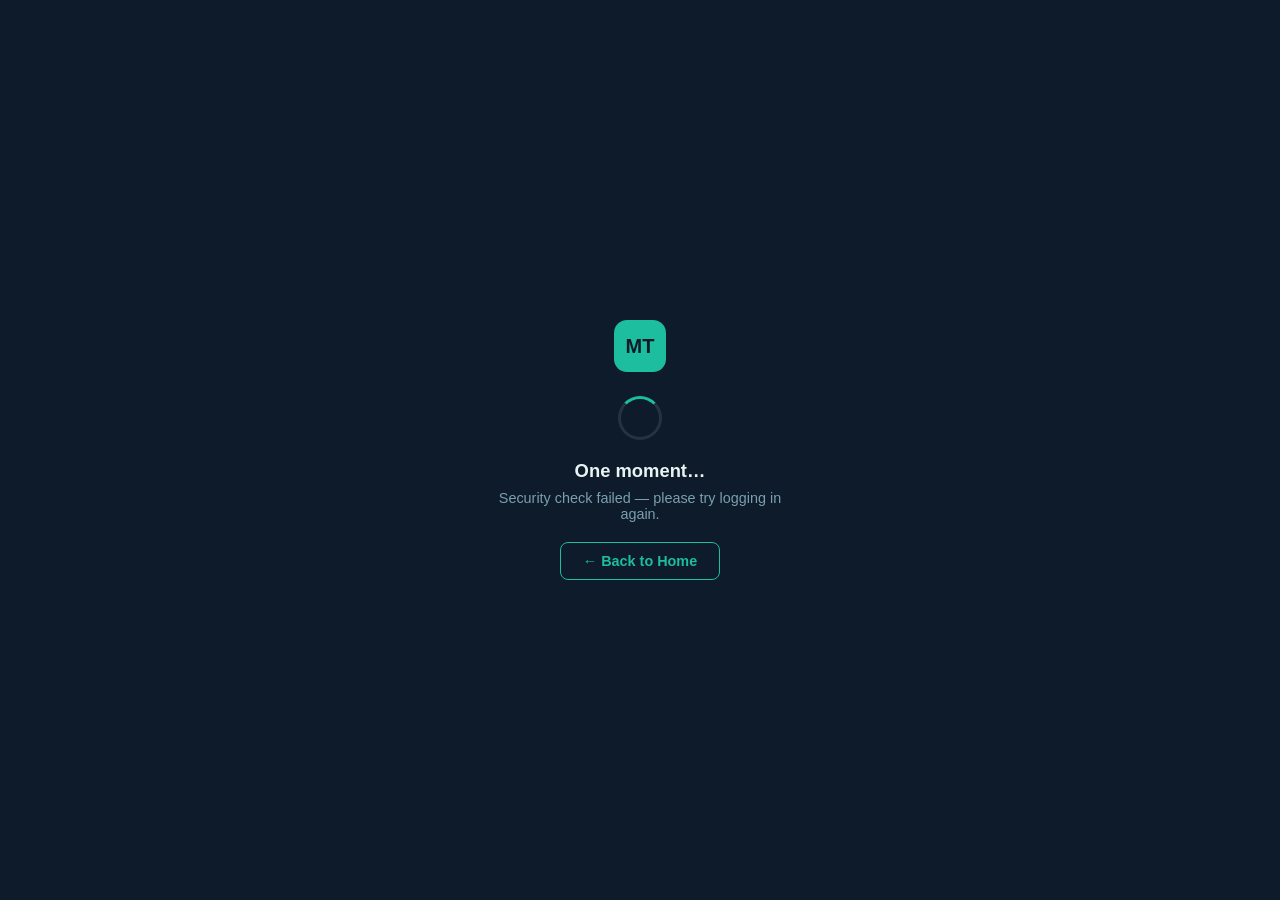
<file: callback/index.html>
<!DOCTYPE html>
<html lang="en" data-theme="dark">
<head>
<meta charset="UTF-8">
<meta name="viewport" content="width=device-width, initial-scale=1.0">
<title>Signing you in… — Mkulima Trader</title>
<style>
/* Minimal inline styles — no external dependency */
:root {
  --bg:      #0D1B2A;
  --teal:    #1DBDA0;
  --text:    #E8F4F1;
  --text2:   #7A9FB0;
  --border:  rgba(255,255,255,0.1);
}
* { box-sizing: border-box; margin: 0; padding: 0; }
body {
  background: var(--bg);
  color: var(--text);
  font-family: -apple-system, BlinkMacSystemFont, 'Segoe UI', sans-serif;
  display: flex;
  align-items: center;
  justify-content: center;
  min-height: 100vh;
}
.box {
  text-align: center;
  max-width: 380px;
  padding: 2rem;
}
.logo-mark {
  width: 52px; height: 52px;
  border-radius: 13px;
  background: var(--teal);
  display: flex; align-items: center; justify-content: center;
  font-weight: 900; font-size: 20px; color: #0D1B2A;
  margin: 0 auto 1.5rem;
}
.spinner {
  width: 44px; height: 44px;
  border: 3px solid var(--border);
  border-top-color: var(--teal);
  border-radius: 50%;
  animation: spin 0.8s linear infinite;
  margin: 0 auto 1.25rem;
}
@keyframes spin { to { transform: rotate(360deg); } }
h2 { font-size: 1.15rem; margin-bottom: 0.5rem; }
#status { color: var(--text2); font-size: 0.9rem; margin-bottom: 1.25rem; min-height: 1.2em; }
.btn {
  display: inline-block;
  padding: 10px 22px;
  border-radius: 8px;
  text-decoration: none;
  font-size: 0.9rem;
  font-weight: 600;
  border: 1.5px solid var(--teal);
  color: var(--teal);
  background: transparent;
  cursor: pointer;
}
.btn:hover { background: rgba(29,189,160,0.1); }
#retry { display: none; }
</style>
</head>
<body>
<div class="box">
  <div class="logo-mark">MT</div>
  <div class="spinner" id="spinner"></div>
  <h2>One moment…</h2>
  <p id="status">Completing sign in with Deriv</p>
  <a id="retry" href="/" class="btn">← Back to Home</a>
</div>

<script src="../assets/auth.js"></script>
<script>
  document.addEventListener('DOMContentLoaded', () => MT_AUTH.handleCallback());
</script>
</body>
</html>
</file>
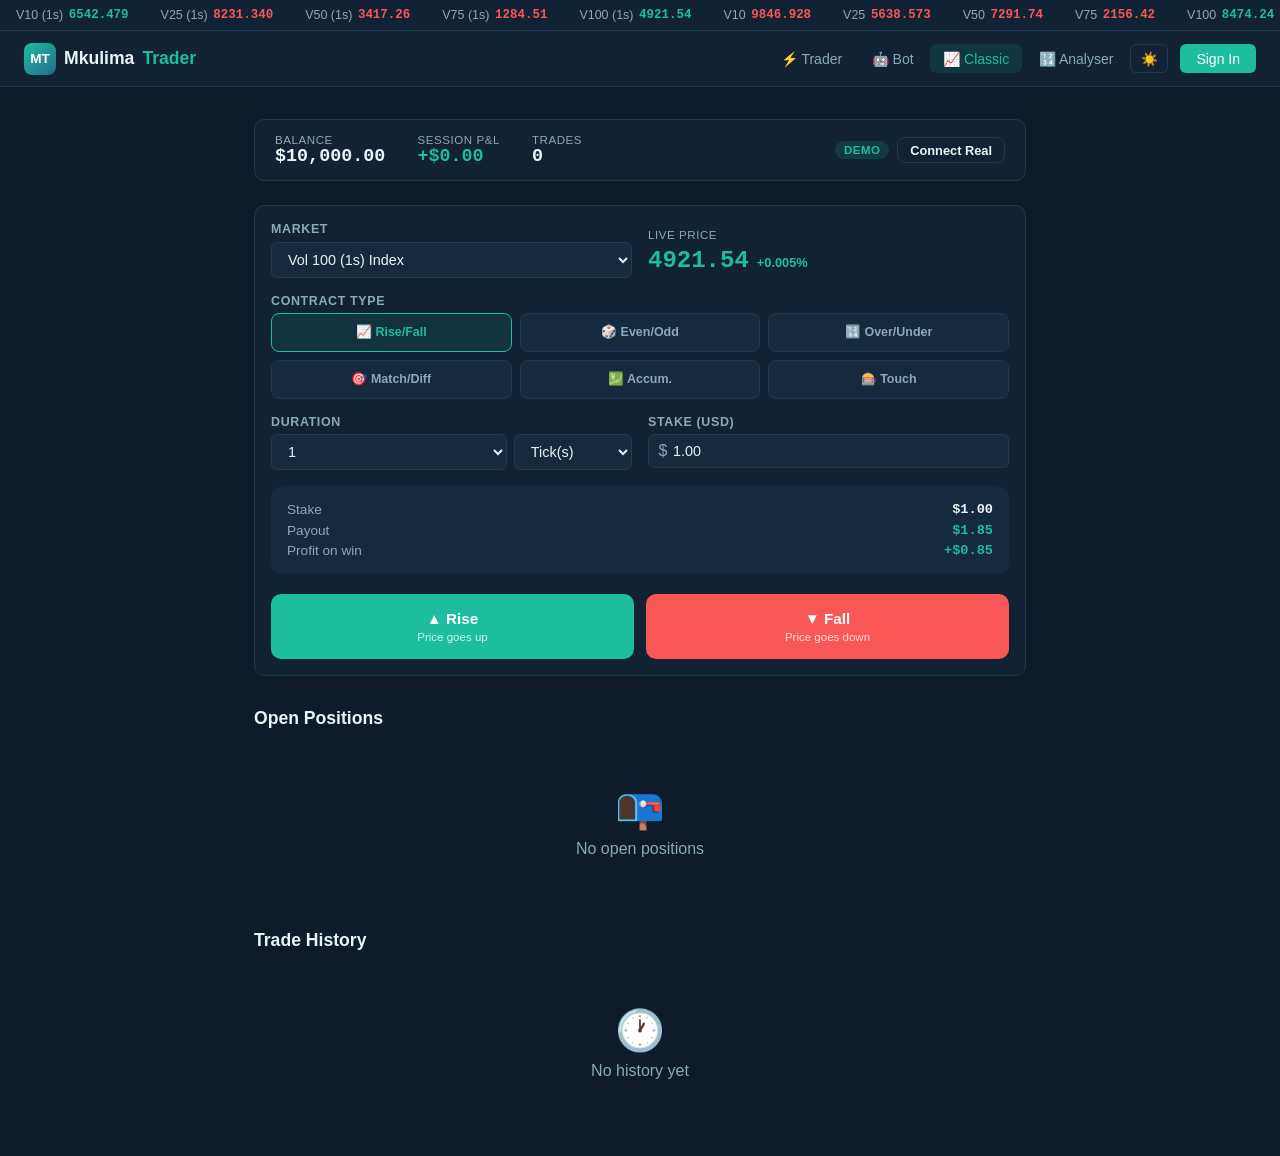
<file: classic/index.html>
<!DOCTYPE html>
<html lang="en" data-theme="dark">
<head>
  <meta charset="UTF-8" />
  <meta name="viewport" content="width=device-width, initial-scale=1.0" />
  <title>Classic Trader — Mkulima Trader</title>
  <link rel="stylesheet" href="../assets/style.css" />
  <style>
    .classic-wrap { max-width: 820px; margin: 2rem auto; padding: 0 1.5rem; }

    .form-row { display: grid; grid-template-columns: 1fr 1fr; gap: 1rem; }
    @media (max-width: 600px) { .form-row { grid-template-columns: 1fr; } }

    .contract-selector { display: grid; grid-template-columns: repeat(3,1fr); gap: 0.5rem; margin-bottom: 1rem; }
    .contract-btn {
      padding: 0.6rem 0.25rem; border: 1px solid var(--border); border-radius: 8px;
      background: var(--bg3); color: var(--text-muted); font-size: 0.78rem; font-weight: 600;
      text-align: center; cursor: pointer; transition: all 0.15s; line-height: 1.4;
    }
    .contract-btn:hover  { border-color: var(--secondary); color: var(--text); }
    .contract-btn.active { border-color: var(--primary); background: rgba(29,189,160,0.1); color: var(--primary); }

    .buy-buttons { display: grid; grid-template-columns: 1fr 1fr; gap: 0.75rem; margin-top: 1.25rem; }
    .buy-btn {
      padding: 1rem; border: none; border-radius: 10px; cursor: pointer;
      font-size: 0.95rem; font-weight: 700; display: flex; flex-direction: column;
      align-items: center; gap: 0.2rem; transition: all 0.15s;
    }
    .buy-btn small { font-size: 0.72rem; font-weight: 400; opacity: 0.8; }
    .buy-btn:hover { transform: translateY(-2px); box-shadow: 0 4px 16px rgba(0,0,0,0.2); }

    .positions-panel { margin-top: 2rem; }
    .empty-state { text-align:center; padding:2.5rem 1rem; color:var(--text-muted); }
    .empty-state .icon { font-size:2.5rem; margin-bottom:0.5rem; }

    .ticker-bar {
      background: var(--bg2); border-bottom: 1px solid var(--border);
      overflow: hidden; padding: 0.5rem 0; position: relative;
    }
    .ticker-inner { display: flex; gap: 2rem; animation: ticker 30s linear infinite; white-space: nowrap; padding: 0 1rem; }
    @keyframes ticker { 0%{transform:translateX(0)} 100%{transform:translateX(-50%)} }
    .ticker-item { font-size: 0.78rem; display: inline-flex; gap: 0.35rem; align-items: center; }
    .ticker-name { color: var(--text-muted); }
    .ticker-price { font-family: monospace; font-weight: 600; }

    .payout-bar { background: var(--bg3); border-radius: 10px; padding: 1rem; margin: 1rem 0; }
    .payout-row { display: flex; justify-content: space-between; margin-bottom: 0.35rem; font-size:0.85rem; }
    .payout-row:last-child { margin-bottom: 0; }
    .payout-row .label { color: var(--text-muted); }
    .payout-row .val { font-weight:700; font-family:monospace; }
  </style>
</head>
<body>

<!-- ═══ TICKER BAR ═══ -->
<div class="ticker-bar" id="tickerBar">
  <div class="ticker-inner" id="tickerInner"></div>
</div>

<!-- ═══ NAVBAR ═══ -->
<nav class="navbar">
  <a href="/" class="navbar-brand">
    <div class="logo-mark">MT</div>
    Mkulima <span class="accent">Trader</span>
  </a>
  <nav class="navbar-nav">
    <a href="/trader"   class="nav-link">⚡ Trader</a>
    <a href="/bot"      class="nav-link">🤖 Bot</a>
    <a href="/classic"  class="nav-link">📈 Classic</a>
    <a href="/analyser" class="nav-link">🔢 Analyser</a>
    <button class="theme-btn" id="themeBtn">☀️</button>
    <a href="#" class="nav-link cta" onclick="MT.modal.open('loginModal');return false;">Sign In</a>
  </nav>
</nav>

<div class="classic-wrap">

  <!-- Account bar -->
  <div style="display:flex;align-items:center;justify-content:space-between;margin-bottom:1.5rem;padding:0.85rem 1.25rem;background:var(--bg2);border:1px solid var(--border);border-radius:10px;">
    <div style="display:flex;gap:2rem;">
      <div>
        <div style="font-size:0.72rem;color:var(--text-muted);text-transform:uppercase;letter-spacing:0.05em;">Balance</div>
        <div style="font-size:1.15rem;font-weight:700;font-family:monospace;" id="c_balance">$10,000.00</div>
      </div>
      <div>
        <div style="font-size:0.72rem;color:var(--text-muted);text-transform:uppercase;letter-spacing:0.05em;">Session P&L</div>
        <div style="font-size:1.15rem;font-weight:700;font-family:monospace;color:var(--primary);" id="c_pnl">+$0.00</div>
      </div>
      <div>
        <div style="font-size:0.72rem;color:var(--text-muted);text-transform:uppercase;letter-spacing:0.05em;">Trades</div>
        <div style="font-size:1.15rem;font-weight:700;font-family:monospace;" id="c_trades">0</div>
      </div>
    </div>
    <div style="display:flex;gap:0.5rem;align-items:center;">
      <span class="badge badge-primary">DEMO</span>
      <button class="btn btn-sm btn-outline" onclick="MT.modal.open('loginModal')">Connect Real</button>
    </div>
  </div>

  <!-- Trade form card -->
  <div class="card">
    <div class="form-row" style="margin-bottom:1rem;">
      <!-- Market -->
      <div class="form-group" style="margin-bottom:0;">
        <label class="form-label">Market</label>
        <select class="form-control" id="c_market" onchange="updatePrice()">
          <optgroup label="Volatility (1s)">
            <option value="V10 (1s)">Vol 10 (1s) Index</option>
            <option value="V25 (1s)">Vol 25 (1s) Index</option>
            <option value="V50 (1s)">Vol 50 (1s) Index</option>
            <option value="V75 (1s)">Vol 75 (1s) Index</option>
            <option value="V100 (1s)" selected>Vol 100 (1s) Index</option>
          </optgroup>
          <optgroup label="Volatility">
            <option value="V10">Volatility 10 Index</option>
            <option value="V25">Volatility 25 Index</option>
            <option value="V50">Volatility 50 Index</option>
            <option value="V75">Volatility 75 Index</option>
            <option value="V100">Volatility 100 Index</option>
          </optgroup>
          <optgroup label="Step & Jump">
            <option value="Step Index">Step Index</option>
            <option value="Jump 10">Jump 10 Index</option>
            <option value="Jump 25">Jump 25 Index</option>
            <option value="Jump 50">Jump 50 Index</option>
            <option value="Jump 75">Jump 75 Index</option>
            <option value="Jump 100">Jump 100 Index</option>
          </optgroup>
        </select>
      </div>
      <!-- Live price -->
      <div style="display:flex;flex-direction:column;justify-content:flex-end;padding-bottom:0.25rem;">
        <div style="font-size:0.72rem;color:var(--text-muted);text-transform:uppercase;letter-spacing:0.05em;margin-bottom:0.35rem;">Live Price</div>
        <div style="display:flex;align-items:baseline;gap:0.5rem;">
          <span style="font-size:1.5rem;font-weight:700;font-family:monospace;color:var(--primary);" id="c_livePrice">4921.66</span>
          <span style="font-size:0.8rem;font-weight:600;" id="c_livePriceChange" class="up">+0.00%</span>
        </div>
      </div>
    </div>

    <!-- Contract type -->
    <label class="form-label">Contract Type</label>
    <div class="contract-selector" id="contractSelector">
      <button class="contract-btn active" onclick="selectContract('Rise/Fall',this,'▲ Rise','▼ Fall')">📈 Rise/Fall</button>
      <button class="contract-btn"        onclick="selectContract('Even/Odd',this,'🔵 Even','🔴 Odd')">🎲 Even/Odd</button>
      <button class="contract-btn"        onclick="selectContract('Over/Under',this,'▲ Over 4','▼ Under 5')">🔢 Over/Under</button>
      <button class="contract-btn"        onclick="selectContract('Matches',this,'✓ Matches','✗ Differs')">🎯 Match/Diff</button>
      <button class="contract-btn"        onclick="selectContract('Accumulator',this,'▶ Accumulate','')">💹 Accum.</button>
      <button class="contract-btn"        onclick="selectContract('Touch',this,'👆 Touch','🚫 No Touch')">🎰 Touch</button>
    </div>

    <!-- Prediction (for digit contracts) -->
    <div id="predictionRow" class="form-group" style="display:none;">
      <label class="form-label">Prediction Digit</label>
      <div style="display:flex;gap:0.35rem;flex-wrap:wrap;">
        ${[0,1,2,3,4,5,6,7,8,9].map(d=>`<button class="btn btn-outline btn-sm${d===5?' btn-primary':''}" onclick="setPrediction(${d},this)">${d}</button>`).join('')}
      </div>
    </div>

    <div class="form-row">
      <!-- Duration -->
      <div class="form-group" style="margin-bottom:0;">
        <label class="form-label">Duration</label>
        <div style="display:grid;grid-template-columns:2fr 1fr;gap:0.4rem;">
          <select class="form-control" id="c_durVal">
            <option>1</option><option>2</option><option>3</option><option>5</option><option>10</option>
          </select>
          <select class="form-control" id="c_durUnit">
            <option>Tick(s)</option><option>Min(s)</option>
          </select>
        </div>
      </div>
      <!-- Stake -->
      <div class="form-group" style="margin-bottom:0;">
        <label class="form-label">Stake (USD)</label>
        <div style="position:relative;">
          <span style="position:absolute;left:0.65rem;top:50%;transform:translateY(-50%);color:var(--text-muted);">$</span>
          <input class="form-control" type="number" id="c_stake" value="1.00" min="0.35" step="0.01" style="padding-left:1.5rem;" oninput="updatePayout()" />
        </div>
      </div>
    </div>

    <!-- Payout summary -->
    <div class="payout-bar">
      <div class="payout-row"><span class="label">Stake</span><span class="val" id="pb_stake">$1.00</span></div>
      <div class="payout-row"><span class="label">Payout</span><span class="val up" id="pb_payout">$1.85</span></div>
      <div class="payout-row"><span class="label">Profit on win</span><span class="val up" id="pb_profit">+$0.85</span></div>
    </div>

    <!-- Buy buttons -->
    <div class="buy-buttons">
      <button class="buy-btn btn-call" id="buyBtn1" onclick="buy('A')">
        <span id="buyLabel1">▲ Rise</span>
        <small id="buyMeta1">Price goes up</small>
      </button>
      <button class="buy-btn btn-put" id="buyBtn2" onclick="buy('B')">
        <span id="buyLabel2">▼ Fall</span>
        <small id="buyMeta2">Price goes down</small>
      </button>
    </div>
  </div>

  <!-- Open positions -->
  <div class="positions-panel">
    <h3 style="margin-bottom:1rem;">Open Positions</h3>
    <div id="openPositions">
      <div class="empty-state"><div class="icon">📭</div><div>No open positions</div></div>
    </div>
  </div>

  <!-- Trade history -->
  <div class="positions-panel">
    <h3 style="margin-bottom:1rem;">Trade History</h3>
    <div id="tradeHistory">
      <div class="empty-state"><div class="icon">🕐</div><div>No history yet</div></div>
    </div>
  </div>

</div><!-- /classic-wrap -->

<!-- ═══ LOGIN MODAL ═══ -->
<div class="modal-overlay" id="loginModal">
  <div class="modal" style="text-align:center;">
    <div style="font-size:2.5rem;margin-bottom:0.5rem;">🔐</div>
    <div class="modal-title">Connect Your Deriv Account</div>
    <div class="modal-body">Sign in with your Deriv account to trade with real funds.</div>
    <div style="display:flex;flex-direction:column;gap:0.75rem;">
      <button onclick="MT_AUTH.login()" class="btn btn-primary btn-full">Sign in with Deriv</button>
      <button onclick="MT_AUTH.signup()" class="btn btn-outline btn-full">Create Account</button>
    </div>
    <button onclick="MT.modal.closeAll()" style="position:absolute;top:1rem;right:1rem;background:none;border:none;color:var(--text-muted);font-size:1.2rem;cursor:pointer;">✕</button>
  </div>
</div>

<!-- ═══ RESULT MODAL ═══ -->
<div class="modal-overlay" id="resultModal">
  <div class="modal" style="text-align:center;">
    <div style="font-size:3rem;" id="resultIcon">🎉</div>
    <div class="modal-title" id="resultTitle">Win!</div>
    <div class="modal-body" id="resultBody"></div>
    <div class="modal-footer" style="justify-content:center;">
      <button class="btn btn-primary" onclick="MT.modal.closeAll()">Trade Again</button>
    </div>
  </div>
</div>

<script src="../assets/main.js"></script>
<script src="../assets/auth.js"></script>
<script>
let cState = {
  contract: 'Rise/Fall',
  buyLabels: ['▲ Rise', '▼ Fall'],
  prediction: 5,
  balance: 10000, pnl: 0, trades: 0,
  openPositions: [], history: []
};

// ─── Contract select ──────────────────────────────────
function selectContract(type, btn, l1, l2) {
  cState.contract = type;
  cState.buyLabels = [l1, l2];
  document.querySelectorAll('.contract-btn').forEach(b => b.classList.remove('active'));
  btn.classList.add('active');
  document.getElementById('buyLabel1').textContent = l1;
  document.getElementById('buyLabel2').textContent = l2;
  document.getElementById('buyMeta1').textContent  = '';
  document.getElementById('buyMeta2').textContent  = '';
  document.getElementById('predictionRow').style.display = ['Matches','Over/Under'].includes(type) ? '' : 'none';
  if (!l2) { document.getElementById('buyBtn2').style.display = 'none'; } else { document.getElementById('buyBtn2').style.display = ''; }
}

function setPrediction(d, btn) {
  cState.prediction = d;
  document.querySelectorAll('#predictionRow button').forEach(b => { b.classList.remove('btn-primary'); b.classList.add('btn-outline'); });
  btn.classList.remove('btn-outline'); btn.classList.add('btn-primary');
}

// ─── Price display ────────────────────────────────────
function updatePrice() {
  const market = document.getElementById('c_market').value;
  const d = MT.prices.data[market];
  if (!d) return;
  document.getElementById('c_livePrice').textContent = d.price.toFixed(d.pip||2);
  const chg = d.change || 0;
  const el = document.getElementById('c_livePriceChange');
  el.textContent = (chg>=0?'+':'')+chg.toFixed(3)+'%';
  el.className = chg>=0?'up':'down';
}

// ─── Payout ───────────────────────────────────────────
function updatePayout() {
  const stake = parseFloat(document.getElementById('c_stake').value) || 1;
  const payoutMult = { 'Rise/Fall':0.85,'Even/Odd':0.85,'Over/Under':0.85,'Matches':8.5,'Accumulator':0,'Touch':0.85 };
  const mult = payoutMult[cState.contract] ?? 0.85;
  const payout = stake + stake * mult;
  document.getElementById('pb_stake').textContent  = '$' + stake.toFixed(2);
  document.getElementById('pb_payout').textContent = '$' + payout.toFixed(2);
  document.getElementById('pb_profit').textContent = '+$' + (stake*mult).toFixed(2);
}

// ─── Buy ──────────────────────────────────────────────
let posId = 1;
function buy(side) {
  const stake  = parseFloat(document.getElementById('c_stake').value) || 1;
  const market = document.getElementById('c_market').value;
  const d      = MT.prices.data[market];
  const entry  = d ? d.price : 0;
  const label  = side === 'A' ? cState.buyLabels[0] : cState.buyLabels[1];
  const ticks  = parseInt(document.getElementById('c_durVal').value) || 1;
  const id     = posId++;

  const pos = { id, market, label, stake, entry, side };
  cState.openPositions.push(pos);
  renderOpenPositions();
  MT.toast.show(`${label} placed on ${market}`, 'info');

  // Settle after ticks * ~400ms
  setTimeout(() => {
    const exit = MT.prices.data[market]?.price || entry;
    let win;
    if (cState.contract === 'Rise/Fall')   win = side==='A' ? exit>entry : exit<entry;
    else if (cState.contract === 'Even/Odd') win = side==='A' ? parseInt(exit.toFixed(d?.pip||2).slice(-1))%2===0 : parseInt(exit.toFixed(d?.pip||2).slice(-1))%2!==0;
    else win = Math.random() > 0.45;

    const payoutMult = { 'Rise/Fall':0.85,'Even/Odd':0.85,'Over/Under':0.85,'Matches':8.5,'Accumulator':0,'Touch':0.85 };
    const pnl = win ? stake*(payoutMult[cState.contract]??0.85) : -stake;

    cState.balance += pnl; cState.pnl += pnl; cState.trades++;
    cState.openPositions = cState.openPositions.filter(p=>p.id!==id);
    cState.history.unshift({...pos, exit, pnl, win});
    if (cState.history.length > 20) cState.history.pop();

    renderOpenPositions();
    renderHistory();
    updateAccountBar();

    document.getElementById('resultIcon').textContent  = win ? '🎉' : '😔';
    document.getElementById('resultTitle').textContent = win ? 'You Won!' : 'You Lost';
    document.getElementById('resultBody').innerHTML = `
      <strong>${label}</strong> on <strong>${market}</strong><br>
      Entry: ${entry.toFixed(d?.pip||2)} → Exit: ${exit.toFixed(d?.pip||2)}<br>
      <span style="font-size:1.2rem;font-weight:700;color:${win?'var(--primary)':'var(--danger)'};">
        ${pnl>=0?'+$':'-$'}${Math.abs(pnl).toFixed(2)}
      </span>
    `;
    MT.modal.open('resultModal');
  }, Math.max(1200, ticks * 400));
}

// ─── Render ───────────────────────────────────────────
function renderOpenPositions() {
  const el = document.getElementById('openPositions');
  if (!cState.openPositions.length) {
    el.innerHTML = '<div class="empty-state"><div class="icon">📭</div><div>No open positions</div></div>';
    return;
  }
  el.innerHTML = `<table><thead><tr><th>Contract</th><th>Market</th><th>Stake</th><th>Entry</th><th>Status</th></tr></thead><tbody>
    ${cState.openPositions.map(p=>`<tr>
      <td><span style="font-weight:600;">${p.label}</span></td>
      <td style="color:var(--text-muted);">${p.market}</td>
      <td>$${p.stake.toFixed(2)}</td>
      <td style="font-family:monospace;">${p.entry.toFixed(2)}</td>
      <td><span class="badge badge-amber">Pending…</span></td>
    </tr>`).join('')}
  </tbody></table>`;
}

function renderHistory() {
  const el = document.getElementById('tradeHistory');
  if (!cState.history.length) {
    el.innerHTML = '<div class="empty-state"><div class="icon">🕐</div><div>No history yet</div></div>';
    return;
  }
  el.innerHTML = `<table><thead><tr><th>Contract</th><th>Market</th><th>Stake</th><th>Result</th><th>P&L</th></tr></thead><tbody>
    ${cState.history.slice(0,15).map(p=>`<tr>
      <td>${p.label}</td>
      <td style="font-size:0.8rem;color:var(--text-muted);">${p.market}</td>
      <td>$${p.stake.toFixed(2)}</td>
      <td>${p.win?'<span class="badge badge-primary">Win</span>':'<span class="badge badge-danger">Loss</span>'}</td>
      <td class="${p.pnl>=0?'up':'down'}" style="font-family:monospace;font-weight:700;">${p.pnl>=0?'+':''}$${Math.abs(p.pnl).toFixed(2)}</td>
    </tr>`).join('')}
  </tbody></table>`;
}

function updateAccountBar() {
  document.getElementById('c_balance').textContent = '$'+cState.balance.toLocaleString('en',{minimumFractionDigits:2,maximumFractionDigits:2});
  const pnlEl = document.getElementById('c_pnl');
  pnlEl.textContent = (cState.pnl>=0?'+$':'-$')+Math.abs(cState.pnl).toFixed(2);
  pnlEl.style.color = cState.pnl>=0?'var(--primary)':'var(--danger)';
  document.getElementById('c_trades').textContent = cState.trades;
}

// ─── Ticker bar ───────────────────────────────────────
function buildTicker() {
  const markets = Object.keys(MT.prices.data);
  const inner = document.getElementById('tickerInner');
  // Duplicate for seamless scroll
  const html = [...markets,...markets].map(n => {
    const d = MT.prices.data[n];
    return `<span class="ticker-item">
      <span class="ticker-name">${n}</span>
      <span class="ticker-price up" data-market="${n}">${d.price.toFixed(d.pip||2)}</span>
    </span>`;
  }).join('');
  inner.innerHTML = html;
}

function updateTicker() {
  Object.keys(MT.prices.data).forEach(n => MT.prices.tick(n));
  document.querySelectorAll('[data-market]').forEach(el => {
    const n = el.dataset.market;
    const d = MT.prices.data[n];
    if (!d) return;
    el.textContent = d.price.toFixed(d.pip||2);
    el.className = 'ticker-price ' + ((d.change||0)>=0?'up':'down');
  });
  updatePrice();
}

// ─── Boot ─────────────────────────────────────────────
document.addEventListener('DOMContentLoaded', () => {
  buildTicker();
  updatePrice();
  updatePayout();
  setInterval(updateTicker, 500);
});
</script>
</body>
</html>
</file>
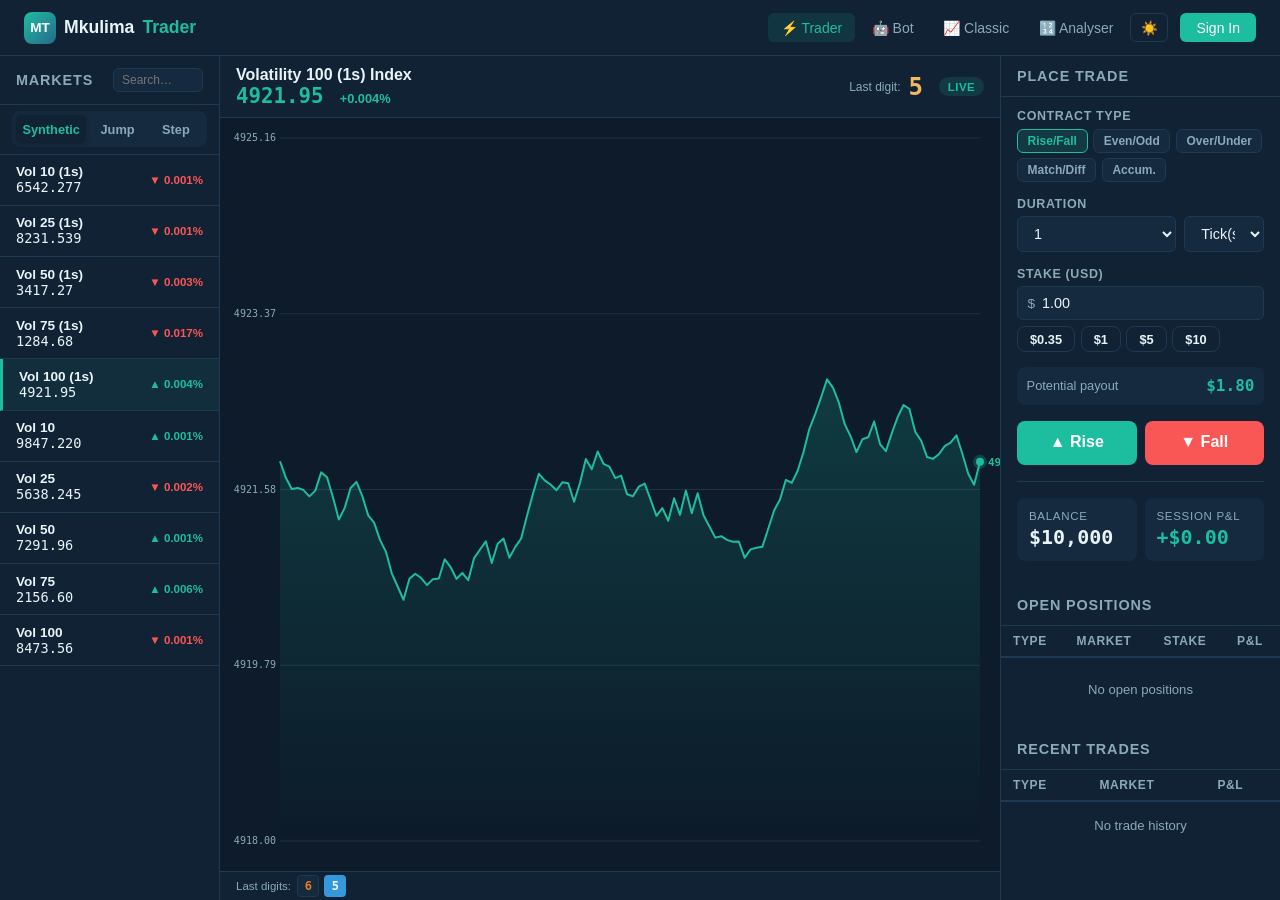
<file: trader/index.html>
<!DOCTYPE html>
<html lang="en" data-theme="dark">
<head>
  <meta charset="UTF-8" />
  <meta name="viewport" content="width=device-width, initial-scale=1.0" />
  <title>Trader — Mkulima Trader</title>
  <link rel="stylesheet" href="../assets/style.css" />
  <style>
    /* ── Trader-specific styles ── */
    .chart-header {
      display: flex; align-items: center; justify-content: space-between;
      padding: 0.6rem 1rem; border-bottom: 1px solid var(--border);
      background: var(--bg2);
    }
    .chart-market-name { font-size: 1rem; font-weight: 700; }
    .chart-price       { font-size: 1.3rem; font-weight: 700; font-family: monospace; color: var(--primary); }
    .chart-change      { font-size: 0.8rem; font-weight: 600; }
    canvas#priceChart  { width: 100%; flex: 1; display: block; }

    .trade-pair-btns { display: grid; grid-template-columns: 1fr 1fr; gap: 0.5rem; margin-top: 1rem; }
    .trade-pair-btns .btn { padding: 0.75rem; flex-direction: column; gap: 0.1rem; }
    .trade-pair-btns .btn small { font-size: 0.7rem; font-weight: 400; opacity: 0.8; }

    .contract-type-tabs { display: flex; gap: 0.35rem; flex-wrap: wrap; margin-bottom: 0.75rem; }
    .contract-type-tabs button {
      padding: 0.25rem 0.6rem; border-radius: 6px; border: 1px solid var(--border);
      background: var(--bg3); color: var(--text-muted); font-size: 0.75rem;
      font-weight: 600; cursor: pointer; transition: all 0.15s;
    }
    .contract-type-tabs button.active { background: rgba(29,189,160,0.15); border-color: var(--primary); color: var(--primary); }

    .position-row td:last-child { font-family: monospace; font-weight: 700; }
    .pos-type { font-size: 0.72rem; font-weight: 700; padding: 0.15rem 0.4rem; border-radius: 4px; }
    .pos-call { background: rgba(29,189,160,0.15); color: var(--primary); }
    .pos-put  { background: rgba(249,86,86,0.15);  color: var(--danger);  }
  </style>
</head>
<body>

<!-- ═══ NAVBAR ═══ -->
<nav class="navbar">
  <a href="/" class="navbar-brand">
    <div class="logo-mark">MT</div>
    Mkulima <span class="accent">Trader</span>
  </a>
  <nav class="navbar-nav">
    <a href="/trader"   class="nav-link">⚡ Trader</a>
    <a href="/bot"      class="nav-link">🤖 Bot</a>
    <a href="/classic"  class="nav-link">📈 Classic</a>
    <a href="/analyser" class="nav-link">🔢 Analyser</a>
    <button class="theme-btn" id="themeBtn">☀️</button>
    <a href="#" class="nav-link cta" onclick="MT.modal.open('loginModal');return false;">Sign In</a>
  </nav>
</nav>

<!-- ═══ MAIN LAYOUT ═══ -->
<div class="page-layout">

  <!-- LEFT: Market list -->
  <aside class="sidebar">
    <div class="panel-header">
      <h4>Markets</h4>
      <input class="form-control" style="width:90px;padding:0.25rem 0.5rem;font-size:0.75rem;" placeholder="Search…" oninput="filterMarkets(this.value)" />
    </div>

    <div style="padding:0.4rem 0.75rem; border-bottom:1px solid var(--border);">
      <div class="tab-bar" style="padding:0.25rem;">
        <button class="tab-btn active" onclick="setMarketGroup('synthetic',this)">Synthetic</button>
        <button class="tab-btn"        onclick="setMarketGroup('jump',this)">Jump</button>
        <button class="tab-btn"        onclick="setMarketGroup('step',this)">Step</button>
      </div>
    </div>

    <div id="marketList"></div>
  </aside>

  <!-- CENTER: Chart -->
  <main class="main-panel">
    <div class="chart-header">
      <div>
        <div class="chart-market-name" id="chartMarketName">Volatility 100 (1s) Index</div>
        <div style="display:flex;gap:1rem;align-items:baseline;">
          <span class="chart-price" id="chartPrice">4921.66</span>
          <span class="chart-change up" id="chartChange">+0.00%</span>
        </div>
      </div>
      <div style="display:flex;gap:0.5rem;align-items:center;">
        <span style="font-size:0.75rem;color:var(--text-muted);">Last digit:</span>
        <span id="lastDigit" style="font-size:1.5rem;font-weight:800;color:var(--amber);font-family:monospace;">6</span>
        <div class="badge badge-primary" style="margin-left:0.5rem;">LIVE</div>
      </div>
    </div>
    <canvas id="priceChart"></canvas>
    <!-- Digit strip -->
    <div style="padding:0.5rem 1rem;background:var(--bg2);border-top:1px solid var(--border);display:flex;gap:0.4rem;align-items:center;overflow-x:auto;">
      <span style="font-size:0.72rem;color:var(--text-muted);white-space:nowrap;">Last digits:</span>
      <div id="digitStrip" style="display:flex;gap:0.3rem;flex:1;"></div>
    </div>
  </main>

  <!-- RIGHT: Trade form + positions -->
  <aside class="sidebar-right">
    <div class="panel-header"><h4>Place Trade</h4></div>
    <div class="panel-body">

      <!-- Contract types -->
      <div class="form-group">
        <label class="form-label">Contract Type</label>
        <div class="contract-type-tabs" id="contractTabs">
          <button class="active" onclick="selectContract('Rise/Fall',this)">Rise/Fall</button>
          <button onclick="selectContract('Even/Odd',this)">Even/Odd</button>
          <button onclick="selectContract('Over/Under',this)">Over/Under</button>
          <button onclick="selectContract('Match/Diff',this)">Match/Diff</button>
          <button onclick="selectContract('Accum.',this)">Accum.</button>
        </div>
      </div>

      <!-- Duration -->
      <div class="form-group">
        <label class="form-label">Duration</label>
        <div style="display:grid;grid-template-columns:2fr 1fr;gap:0.5rem;">
          <select class="form-control" id="durationVal">
            <option>1</option><option>2</option><option>3</option>
            <option>5</option><option>10</option>
          </select>
          <select class="form-control" id="durationUnit">
            <option>Tick(s)</option><option>Minute(s)</option><option>Hour(s)</option>
          </select>
        </div>
      </div>

      <!-- Stake -->
      <div class="form-group">
        <label class="form-label">Stake (USD)</label>
        <div style="position:relative;">
          <span style="position:absolute;left:0.65rem;top:50%;transform:translateY(-50%);color:var(--text-muted);font-size:0.85rem;">$</span>
          <input class="form-control" type="number" id="stakeInput" value="1.00" min="0.35" step="0.01" style="padding-left:1.5rem;" />
        </div>
        <div style="display:flex;gap:0.35rem;margin-top:0.35rem;">
          <button class="btn btn-outline btn-sm" onclick="setStake(0.35)">$0.35</button>
          <button class="btn btn-outline btn-sm" onclick="setStake(1)">$1</button>
          <button class="btn btn-outline btn-sm" onclick="setStake(5)">$5</button>
          <button class="btn btn-outline btn-sm" onclick="setStake(10)">$10</button>
        </div>
      </div>

      <!-- Payout preview -->
      <div style="display:flex;justify-content:space-between;align-items:center;padding:0.6rem;background:var(--bg3);border-radius:8px;margin-bottom:0.75rem;">
        <span style="font-size:0.8rem;color:var(--text-muted);">Potential payout</span>
        <span id="payoutDisplay" style="font-weight:700;color:var(--primary);font-family:monospace;">$1.80</span>
      </div>

      <!-- Buy buttons -->
      <div class="trade-pair-btns">
        <button class="btn btn-call btn-full" onclick="placeTrade('CALL')">
          ▲ Rise
          <small>Win if price rises</small>
        </button>
        <button class="btn btn-put btn-full" onclick="placeTrade('PUT')">
          ▼ Fall
          <small>Win if price falls</small>
        </button>
      </div>

      <hr class="divider" style="margin:1rem 0;" />

      <!-- Account block -->
      <div class="stat-grid" style="margin-bottom:0.75rem;">
        <div class="stat-block">
          <div class="stat-label">Balance</div>
          <div class="stat-value" id="balanceDisplay">$10,000</div>
        </div>
        <div class="stat-block">
          <div class="stat-label">Session P&L</div>
          <div class="stat-value up" id="pnlDisplay">+$0.00</div>
        </div>
      </div>
    </div>

    <!-- Open positions -->
    <div class="panel-header"><h4>Open Positions</h4></div>
    <div style="overflow-x:auto;">
      <table id="positionsTable">
        <thead>
          <tr><th>Type</th><th>Market</th><th>Stake</th><th>P&L</th></tr>
        </thead>
        <tbody id="positionsBody">
          <tr><td colspan="4" style="text-align:center;padding:1.5rem;color:var(--text-muted);font-size:0.82rem;">No open positions</td></tr>
        </tbody>
      </table>
    </div>

    <div class="panel-header" style="margin-top:0.5rem;"><h4>Recent Trades</h4></div>
    <div style="overflow-x:auto;">
      <table id="historyTable">
        <thead>
          <tr><th>Type</th><th>Market</th><th>P&L</th></tr>
        </thead>
        <tbody id="historyBody">
          <tr><td colspan="3" style="text-align:center;padding:1rem;color:var(--text-muted);font-size:0.82rem;">No trade history</td></tr>
        </tbody>
      </table>
    </div>
  </aside>
</div>

<!-- ═══ SIGN IN MODAL ═══ -->
<div class="modal-overlay" id="loginModal">
  <div class="modal" style="text-align:center;">
    <div style="font-size:2.5rem;margin-bottom:0.5rem;">🔐</div>
    <div class="modal-title">Connect Your Deriv Account</div>
    <div class="modal-body">
      Sign in with your Deriv account to start trading. Your funds stay on Deriv — Mkulima Trader just provides the interface.
    </div>
    <div style="display:flex;flex-direction:column;gap:0.75rem;">
      <button onclick="MT_AUTH.login()" class="btn btn-primary btn-full">Sign in with Deriv</button>
      <button onclick="MT_AUTH.signup()" class="btn btn-outline btn-full">Create a Deriv account</button>
    </div>
    <p style="margin-top:1rem;font-size:0.75rem;">
      Don't have an account yet? <a href="#" onclick="MT_AUTH.signup();return false;" style="color:var(--primary);">Sign up free →</a>
    </p>
    <button onclick="MT.modal.closeAll()" style="position:absolute;top:1rem;right:1rem;background:none;border:none;color:var(--text-muted);font-size:1.2rem;cursor:pointer;">✕</button>
  </div>
</div>

<!-- ═══ TRADE CONFIRMATION MODAL ═══ -->
<div class="modal-overlay" id="tradeModal">
  <div class="modal">
    <div class="modal-title">⚡ Trade Placed (Demo)</div>
    <div class="modal-body" id="tradeModalBody">
      Your trade has been placed in demo mode.
    </div>
    <div class="modal-footer">
      <button class="btn btn-outline" onclick="MT.modal.closeAll()">Close</button>
      <button class="btn btn-primary" onclick="MT.modal.open('loginModal');MT.modal.close('tradeModal');">Connect Real Account</button>
    </div>
  </div>
</div>

<script src="../assets/main.js"></script>
<script src="../assets/auth.js"></script>
<script>
// ─── State ────────────────────────────────────────────
const state = {
  selectedMarket: 'V100 (1s)',
  selectedContract: 'Rise/Fall',
  balance: 10000,
  pnl: 0,
  positions: [],
  history: [],
  digits: [],
  group: 'synthetic'
};

const MARKET_GROUPS = {
  synthetic: ['V10 (1s)', 'V25 (1s)', 'V50 (1s)', 'V75 (1s)', 'V100 (1s)',
              'V10', 'V25', 'V50', 'V75', 'V100'],
  jump:      ['Jump 10', 'Jump 25', 'Jump 50', 'Jump 75', 'Jump 100'],
  step:      ['Step Index']
};

const MARKET_DISPLAY = {
  'V10 (1s)': 'Vol 10 (1s)',  'V25 (1s)': 'Vol 25 (1s)',
  'V50 (1s)': 'Vol 50 (1s)', 'V75 (1s)': 'Vol 75 (1s)',
  'V100 (1s)':'Vol 100 (1s)','V10':'Vol 10','V25':'Vol 25',
  'V50':'Vol 50','V75':'Vol 75','V100':'Vol 100',
  'Step Index':'Step Index',
  'Jump 10':'Jump 10','Jump 25':'Jump 25','Jump 50':'Jump 50',
  'Jump 75':'Jump 75','Jump 100':'Jump 100'
};

// ─── Market list ──────────────────────────────────────
function renderMarketList(filter = '') {
  const list = document.getElementById('marketList');
  const items = MARKET_GROUPS[state.group] || [];
  list.innerHTML = items
    .filter(n => !filter || n.toLowerCase().includes(filter.toLowerCase()))
    .map(name => {
      const d = MT.prices.data[name] || {};
      const price = (d.price || 0).toFixed(d.pip || 2);
      const chg   = (d.change || 0).toFixed(3);
      const dir   = (d.change || 0) >= 0 ? 'up' : 'down';
      return `<div class="market-item${name===state.selectedMarket?' active':''}" onclick="selectMarket('${name}')">
        <div>
          <div class="market-name">${MARKET_DISPLAY[name]||name}</div>
          <div class="market-price">${price}</div>
        </div>
        <div class="market-change ${dir}">${dir==='up'?'▲':'▼'} ${Math.abs(chg)}%</div>
      </div>`;
    }).join('') || '<p style="padding:1rem;text-align:center;color:var(--text-muted);font-size:0.8rem;">No markets</p>';
}

function setMarketGroup(g, btn) {
  state.group = g;
  document.querySelectorAll('.tab-btn').forEach(b => b.classList.remove('active'));
  btn.classList.add('active');
  renderMarketList();
}

function filterMarkets(v) { renderMarketList(v); }

function selectMarket(name) {
  state.selectedMarket = name;
  MT.chart.setMarket(name);
  document.getElementById('chartMarketName').textContent = (MARKET_DISPLAY[name]||name) + ' Index';
  state.digits = [];
  updateDigitStrip([]);
  renderMarketList();
}

// ─── Contract type ────────────────────────────────────
function selectContract(type, btn) {
  state.selectedContract = type;
  document.querySelectorAll('#contractTabs button').forEach(b => b.classList.remove('active'));
  btn.classList.add('active');
  updateBtnLabels();
}

function updateBtnLabels() {
  const labels = {
    'Rise/Fall':  ['▲ Rise','▼ Fall'],
    'Even/Odd':   ['🔵 Even','🔴 Odd'],
    'Over/Under': ['▲ Over 4','▼ Under 5'],
    'Match/Diff': ['✓ Matches','✗ Differs'],
    'Accum.':     ['▶ Start Accu.','']
  };
  const [l1,l2] = labels[state.selectedContract] || ['Buy','Sell'];
  const btns = document.querySelectorAll('.trade-pair-btns button');
  btns[0].innerHTML = l1 + '<small></small>';
  if (l2) { btns[1].innerHTML = l2 + '<small></small>'; btns[1].style.display=''; }
  else { btns[1].style.display = 'none'; }
}

// ─── Stake / payout ───────────────────────────────────
function setStake(v) {
  document.getElementById('stakeInput').value = v.toFixed(2);
  updatePayout();
}

function updatePayout() {
  const stake = parseFloat(document.getElementById('stakeInput').value) || 1;
  const payout = (stake * 1.80).toFixed(2);
  document.getElementById('payoutDisplay').textContent = '$' + payout;
}

document.addEventListener('DOMContentLoaded', () => {
  document.getElementById('stakeInput').addEventListener('input', updatePayout);
});

// ─── Trade placement ──────────────────────────────────
let tradeId = 1;
function placeTrade(direction) {
  const stake = parseFloat(document.getElementById('stakeInput').value) || 1;
  const market = state.selectedMarket;
  const price  = MT.prices.data[market]?.price || 0;
  const id     = tradeId++;

  // Add to positions
  const pos = { id, direction, market: MARKET_DISPLAY[market]||market, stake, entry: price, pnl: 0 };
  state.positions.push(pos);
  renderPositions();

  // Simulate settlement after 2–5 seconds
  const ticks = parseInt(document.getElementById('durationVal').value) || 1;
  const duration = Math.max(2000, ticks * 400);

  document.getElementById('tradeModalBody').innerHTML = `
    <strong>${direction === 'CALL' ? '▲ Rise' : '▼ Fall'}</strong> on <strong>${pos.market}</strong><br>
    Stake: <strong>$${stake.toFixed(2)}</strong> · Entry: <strong>${price.toFixed(2)}</strong><br>
    <span style="color:var(--text-muted);font-size:0.82rem;">Settling in ${(duration/1000).toFixed(1)}s…</span>
  `;
  MT.modal.open('tradeModal');

  setTimeout(() => {
    MT.modal.close('tradeModal');
    const exitPrice = MT.prices.data[market]?.price || price;
    const win  = direction === 'CALL' ? exitPrice > price : exitPrice < price;
    const pnl  = win ? stake * 0.85 : -stake;
    state.balance += pnl;
    state.pnl     += pnl;

    state.positions = state.positions.filter(p => p.id !== id);
    state.history.unshift({ ...pos, pnl, win });
    if (state.history.length > 20) state.history.pop();

    document.getElementById('balanceDisplay').textContent = '$' + state.balance.toLocaleString('en', {minimumFractionDigits:2,maximumFractionDigits:2});
    const pnlEl = document.getElementById('pnlDisplay');
    pnlEl.textContent = (state.pnl >= 0 ? '+$' : '-$') + Math.abs(state.pnl).toFixed(2);
    pnlEl.className = 'stat-value ' + (state.pnl >= 0 ? 'up' : 'down');

    renderPositions();
    renderHistory();
    MT.toast.show(win ? `✅ Win! +$${(stake*0.85).toFixed(2)}` : `❌ Loss -$${stake.toFixed(2)}`, win ? 'success' : 'error');
  }, duration);
}

function renderPositions() {
  const tbody = document.getElementById('positionsBody');
  if (!state.positions.length) {
    tbody.innerHTML = '<tr><td colspan="4" style="text-align:center;padding:1.5rem;color:var(--text-muted);font-size:0.82rem;">No open positions</td></tr>';
    return;
  }
  tbody.innerHTML = state.positions.map(p => `
    <tr class="position-row">
      <td><span class="pos-type ${p.direction==='CALL'?'pos-call':'pos-put'}">${p.direction}</span></td>
      <td style="font-size:0.8rem;">${p.market}</td>
      <td>$${p.stake.toFixed(2)}</td>
      <td class="${p.pnl>=0?'up':'down'}">…</td>
    </tr>`).join('');
}

function renderHistory() {
  const tbody = document.getElementById('historyBody');
  if (!state.history.length) {
    tbody.innerHTML = '<tr><td colspan="3" style="text-align:center;padding:1rem;color:var(--text-muted);font-size:0.82rem;">No trade history</td></tr>';
    return;
  }
  tbody.innerHTML = state.history.slice(0,10).map(p => `
    <tr>
      <td><span class="pos-type ${p.direction==='CALL'?'pos-call':'pos-put'}">${p.direction}</span></td>
      <td style="font-size:0.8rem;">${p.market}</td>
      <td class="${p.pnl>=0?'up':'down'}">${p.pnl>=0?'+':''} $${Math.abs(p.pnl).toFixed(2)}</td>
    </tr>`).join('');
}

// ─── Digit strip ──────────────────────────────────────
function updateDigitStrip(digits) {
  const strip = document.getElementById('digitStrip');
  const colors = ['#1DBDA0','#27698A','#F5B860','#F95656','#9B59B6','#3498DB','#E67E22','#1ABC9C','#E74C3C','#95A5A6'];
  strip.innerHTML = digits.slice(-30).map((d,i) => {
    const isLast = i === digits.slice(-30).length - 1;
    return `<span style="width:22px;height:22px;border-radius:4px;display:flex;align-items:center;justify-content:center;
      font-size:0.75rem;font-weight:700;font-family:monospace;
      background:${isLast?colors[d]:'var(--bg3)'};
      color:${isLast?'#fff':colors[d]};
      border:${isLast?'2px solid '+colors[d]:'1px solid var(--border)'};
      flex-shrink:0;">${d}</span>`;
  }).join('');
}

// ─── Tick engine ──────────────────────────────────────
function tickAll() {
  Object.keys(MT.prices.data).forEach(n => MT.prices.tick(n));
  renderMarketList();

  const d  = MT.prices.data[state.selectedMarket];
  if (d) {
    document.getElementById('chartPrice').textContent = d.price.toFixed(d.pip||2);
    const chg = d.change || 0;
    const chgEl = document.getElementById('chartChange');
    chgEl.textContent = (chg>=0?'+':'')+chg.toFixed(3)+'%';
    chgEl.className = 'chart-change ' + (chg>=0?'up':'down');

    // Last digit
    const lastDigit = parseInt(d.price.toFixed(d.pip).slice(-1));
    document.getElementById('lastDigit').textContent = lastDigit;
    state.digits.push(lastDigit);
    if (state.digits.length > 100) state.digits.shift();
    updateDigitStrip(state.digits);
  }
}

// ─── Boot ─────────────────────────────────────────────
document.addEventListener('DOMContentLoaded', () => {
  renderMarketList();
  MT.chart.init('priceChart');
  setInterval(tickAll, 400);
  updatePayout();
  updateBtnLabels();
});
</script>
</body>
</html>
</file>
<file: assets/style.css>
/* ═══════════════════════════════════════════════════
   MKULIMA TRADER — Shared Stylesheet
   Single domain: / /trader /bot /classic /analyser
   ═══════════════════════════════════════════════════ */

:root {
  --primary:   #1DBDA0;
  --secondary: #27698A;
  --amber:     #F5B860;
  --danger:    #F95656;
  --cream:     #FFF8F2;

  /* Dark theme (default) */
  --bg:        #0D1B2A;
  --bg2:       #112234;
  --bg3:       #15293F;
  --border:    #1E3A52;
  --text:      #E8F4F8;
  --text-muted:#8BAAB8;
  --card-bg:   #112234;
}

[data-theme="light"] {
  --bg:        #F0F7FA;
  --bg2:       #FFFFFF;
  --bg3:       #E4EFF5;
  --border:    #C2D9E6;
  --text:      #0D1B2A;
  --text-muted:#4A7A94;
  --card-bg:   #FFFFFF;
}

*, *::before, *::after { box-sizing: border-box; margin: 0; padding: 0; }

html { font-size: 16px; scroll-behavior: smooth; }

body {
  font-family: -apple-system, BlinkMacSystemFont, 'Segoe UI', Roboto, sans-serif;
  background: var(--bg);
  color: var(--text);
  min-height: 100vh;
  transition: background 0.2s, color 0.2s;
}

/* ─── TYPOGRAPHY ─── */
h1 { font-size: 1.75rem; font-weight: 700; }
h2 { font-size: 1.35rem; font-weight: 600; }
h3 { font-size: 1.1rem;  font-weight: 600; }
h4 { font-size: 0.9rem;  font-weight: 600; text-transform: uppercase; letter-spacing: 0.06em; color: var(--text-muted); }
p  { line-height: 1.6; color: var(--text-muted); }

/* ─── NAVBAR ─── */
.navbar {
  position: sticky; top: 0; z-index: 100;
  display: flex; align-items: center; gap: 1rem;
  padding: 0 1.5rem; height: 56px;
  background: var(--bg2);
  border-bottom: 1px solid var(--border);
  backdrop-filter: blur(8px);
}
.navbar-brand {
  display: flex; align-items: center; gap: 0.5rem;
  text-decoration: none; font-weight: 700; font-size: 1.1rem;
  color: var(--text);
}
.navbar-brand .logo-mark {
  width: 32px; height: 32px; border-radius: 8px;
  background: linear-gradient(135deg, var(--primary), var(--secondary));
  display: flex; align-items: center; justify-content: center;
  color: #fff; font-weight: 800; font-size: 0.85rem;
}
.navbar-brand span.accent { color: var(--primary); }
.navbar-nav { display: flex; align-items: center; gap: 0.25rem; margin-left: auto; }
.nav-link {
  padding: 0.4rem 0.8rem; border-radius: 6px;
  text-decoration: none; color: var(--text-muted);
  font-size: 0.875rem; font-weight: 500;
  transition: all 0.15s;
}
.nav-link:hover { background: var(--bg3); color: var(--text); }
.nav-link.active { background: rgba(29,189,160,0.12); color: var(--primary); }
.nav-link.cta {
  background: var(--primary); color: #fff;
  padding: 0.4rem 1rem; margin-left: 0.5rem;
}
.nav-link.cta:hover { background: #19a98e; }
.theme-btn {
  background: none; border: 1px solid var(--border);
  color: var(--text-muted); border-radius: 6px;
  padding: 0.35rem 0.6rem; cursor: pointer; font-size: 0.85rem;
  transition: all 0.15s;
}
.theme-btn:hover { border-color: var(--primary); color: var(--primary); }

/* ─── LAYOUT ─── */
.page-layout {
  display: grid;
  grid-template-columns: 220px 1fr 280px;
  height: calc(100vh - 56px);
  overflow: hidden;
}
.sidebar { background: var(--bg2); border-right: 1px solid var(--border); overflow-y: auto; }
.sidebar-right { background: var(--bg2); border-left: 1px solid var(--border); overflow-y: auto; }
.main-panel { background: var(--bg); overflow: hidden; display: flex; flex-direction: column; }

/* ─── PANELS ─── */
.panel-header {
  padding: 0.75rem 1rem;
  border-bottom: 1px solid var(--border);
  display: flex; align-items: center; justify-content: space-between;
}
.panel-body { padding: 0.75rem 1rem; }

/* ─── CARDS ─── */
.card {
  background: var(--card-bg); border: 1px solid var(--border);
  border-radius: 10px; padding: 1rem;
}
.card + .card { margin-top: 0.75rem; }

/* ─── BUTTONS ─── */
.btn {
  display: inline-flex; align-items: center; justify-content: center; gap: 0.4rem;
  padding: 0.5rem 1.25rem; border-radius: 8px; border: none;
  font-size: 0.875rem; font-weight: 600; cursor: pointer;
  transition: all 0.15s; text-decoration: none;
}
.btn-primary   { background: var(--primary); color: #fff; }
.btn-primary:hover   { background: #19a98e; }
.btn-secondary { background: var(--secondary); color: #fff; }
.btn-secondary:hover { background: #1e5473; }
.btn-danger    { background: var(--danger); color: #fff; }
.btn-danger:hover    { background: #e03e3e; }
.btn-amber     { background: var(--amber); color: var(--bg); }
.btn-amber:hover     { background: #e0a440; }
.btn-outline   { background: transparent; border: 1px solid var(--border); color: var(--text); }
.btn-outline:hover   { border-color: var(--primary); color: var(--primary); }
.btn-ghost     { background: transparent; color: var(--text-muted); }
.btn-ghost:hover     { color: var(--primary); }
.btn-sm { padding: 0.3rem 0.75rem; font-size: 0.8rem; }
.btn-lg { padding: 0.75rem 1.75rem; font-size: 1rem; }
.btn-full { width: 100%; }
.btn-call { background: var(--primary); color: #fff; font-size: 1rem; }
.btn-call:hover { background: #19a98e; transform: translateY(-1px); }
.btn-put  { background: var(--danger); color: #fff; font-size: 1rem; }
.btn-put:hover  { background: #e03e3e; transform: translateY(-1px); }
.btn:disabled { opacity: 0.5; cursor: not-allowed; }

/* ─── FORM ELEMENTS ─── */
.form-group { margin-bottom: 0.9rem; }
.form-label { display: block; font-size: 0.78rem; font-weight: 600; color: var(--text-muted); margin-bottom: 0.35rem; text-transform: uppercase; letter-spacing: 0.05em; }
.form-control {
  width: 100%; padding: 0.5rem 0.75rem;
  background: var(--bg3); border: 1px solid var(--border);
  border-radius: 6px; color: var(--text); font-size: 0.9rem;
  transition: border-color 0.15s;
}
.form-control:focus { outline: none; border-color: var(--primary); }
select.form-control { cursor: pointer; }

/* ─── BADGES ─── */
.badge {
  display: inline-block; padding: 0.2rem 0.55rem;
  border-radius: 999px; font-size: 0.72rem; font-weight: 700;
  letter-spacing: 0.04em; text-transform: uppercase;
}
.badge-primary { background: rgba(29,189,160,0.15); color: var(--primary); }
.badge-danger  { background: rgba(249,86,86,0.15);  color: var(--danger);  }
.badge-amber   { background: rgba(245,184,96,0.15); color: var(--amber);   }
.badge-muted   { background: var(--bg3); color: var(--text-muted); }

/* ─── MARKET LIST ITEM ─── */
.market-item {
  display: flex; align-items: center; justify-content: space-between;
  padding: 0.6rem 1rem; cursor: pointer;
  border-bottom: 1px solid var(--border);
  transition: background 0.1s;
}
.market-item:hover { background: var(--bg3); }
.market-item.active { background: rgba(29,189,160,0.08); border-left: 3px solid var(--primary); }
.market-name { font-size: 0.85rem; font-weight: 600; }
.market-price { font-size: 0.85rem; font-family: monospace; }
.market-change { font-size: 0.72rem; font-weight: 600; }
.up { color: var(--primary); }
.down { color: var(--danger); }

/* ─── TABLES ─── */
table { width: 100%; border-collapse: collapse; font-size: 0.84rem; }
thead tr { border-bottom: 2px solid var(--border); }
th { padding: 0.5rem 0.75rem; text-align: left; color: var(--text-muted); font-size: 0.75rem; font-weight: 600; text-transform: uppercase; letter-spacing: 0.05em; }
td { padding: 0.55rem 0.75rem; border-bottom: 1px solid var(--border); }
tbody tr:last-child td { border-bottom: none; }
tbody tr:hover { background: var(--bg3); }

/* ─── MODAL ─── */
.modal-overlay {
  display: none; position: fixed; inset: 0; z-index: 500;
  background: rgba(0,0,0,0.6); backdrop-filter: blur(4px);
  align-items: center; justify-content: center;
}
.modal-overlay.open { display: flex; }
.modal {
  background: var(--bg2); border: 1px solid var(--border);
  border-radius: 14px; padding: 2rem; width: 90%; max-width: 440px;
  box-shadow: 0 20px 60px rgba(0,0,0,0.4);
  animation: modalIn 0.2s ease;
}
@keyframes modalIn { from { opacity:0; transform:translateY(-12px) scale(0.97); } to { opacity:1; transform:none; } }
.modal-title { font-size: 1.2rem; font-weight: 700; margin-bottom: 0.5rem; }
.modal-body { color: var(--text-muted); font-size: 0.9rem; line-height: 1.6; margin: 1rem 0; }
.modal-footer { display: flex; gap: 0.75rem; justify-content: flex-end; margin-top: 1.5rem; }
.modal-close { position: absolute; top: 1rem; right: 1rem; background: none; border: none; color: var(--text-muted); font-size: 1.25rem; cursor: pointer; }

/* ─── TOAST ─── */
.toast-container { position: fixed; bottom: 1.5rem; right: 1.5rem; z-index: 999; display: flex; flex-direction: column; gap: 0.5rem; }
.toast {
  padding: 0.75rem 1.25rem; border-radius: 8px; font-size: 0.875rem; font-weight: 500;
  background: var(--bg2); border: 1px solid var(--border);
  box-shadow: 0 4px 20px rgba(0,0,0,0.3);
  animation: toastIn 0.2s ease;
  min-width: 220px;
}
@keyframes toastIn { from { opacity:0; transform:translateX(20px); } to { opacity:1; transform:none; } }
.toast.success { border-left: 4px solid var(--primary); }
.toast.error   { border-left: 4px solid var(--danger); }
.toast.info    { border-left: 4px solid var(--secondary); }

/* ─── STAT BLOCK ─── */
.stat-block { padding: 0.75rem; border-radius: 8px; background: var(--bg3); }
.stat-label { font-size: 0.72rem; text-transform: uppercase; letter-spacing: 0.06em; color: var(--text-muted); margin-bottom: 0.2rem; }
.stat-value { font-size: 1.25rem; font-weight: 700; font-family: monospace; }
.stat-grid { display: grid; grid-template-columns: 1fr 1fr; gap: 0.5rem; }

/* ─── DIVIDER ─── */
.divider { border: none; border-top: 1px solid var(--border); margin: 0.75rem 0; }

/* ─── SCROLLBAR ─── */
::-webkit-scrollbar { width: 5px; }
::-webkit-scrollbar-track { background: transparent; }
::-webkit-scrollbar-thumb { background: var(--border); border-radius: 99px; }

/* ─── PILL TABS ─── */
.tab-bar { display: flex; gap: 0.25rem; padding: 0.5rem; background: var(--bg3); border-radius: 8px; }
.tab-btn {
  flex: 1; padding: 0.4rem; border: none; border-radius: 6px;
  background: transparent; color: var(--text-muted);
  font-size: 0.8rem; font-weight: 600; cursor: pointer; transition: all 0.15s;
}
.tab-btn.active { background: var(--bg2); color: var(--primary); box-shadow: 0 1px 4px rgba(0,0,0,0.2); }

/* ─── BLOCKLY-STYLE BLOCKS (bot page) ─── */
.block-wrap { font-family: monospace; font-size: 0.8rem; padding: 0.5rem; }
.block {
  display: inline-flex; flex-direction: column;
  border-radius: 4px; padding: 0.35rem 0.6rem;
  position: relative; margin: 2px 0;
}
.block-trade  { background: #27698A; color: #fff; }
.block-market { background: #1DBDA0; color: #0D1B2A; }
.block-opts   { background: #F5B860; color: #0D1B2A; }
.block-logic  { background: #9B59B6; color: #fff; }
.block-math   { background: #3498DB; color: #fff; }
.block-action { background: #E67E22; color: #fff; }
.block-var    { background: #27AE60; color: #fff; }
.block-notch  { width: 12px; height: 6px; background: inherit; position: absolute; bottom: -6px; left: 12px; clip-path: polygon(0 0, 50% 100%, 100% 0); }
.block-children { padding-left: 1.5rem; border-left: 2px solid rgba(255,255,255,0.2); margin: 4px 0 0 8px; }

/* ─── RESPONSIVE ─── */
@media (max-width: 900px) {
  .page-layout { grid-template-columns: 1fr; grid-template-rows: auto 1fr auto; }
  .sidebar, .sidebar-right { max-height: 180px; }
}
</file>
